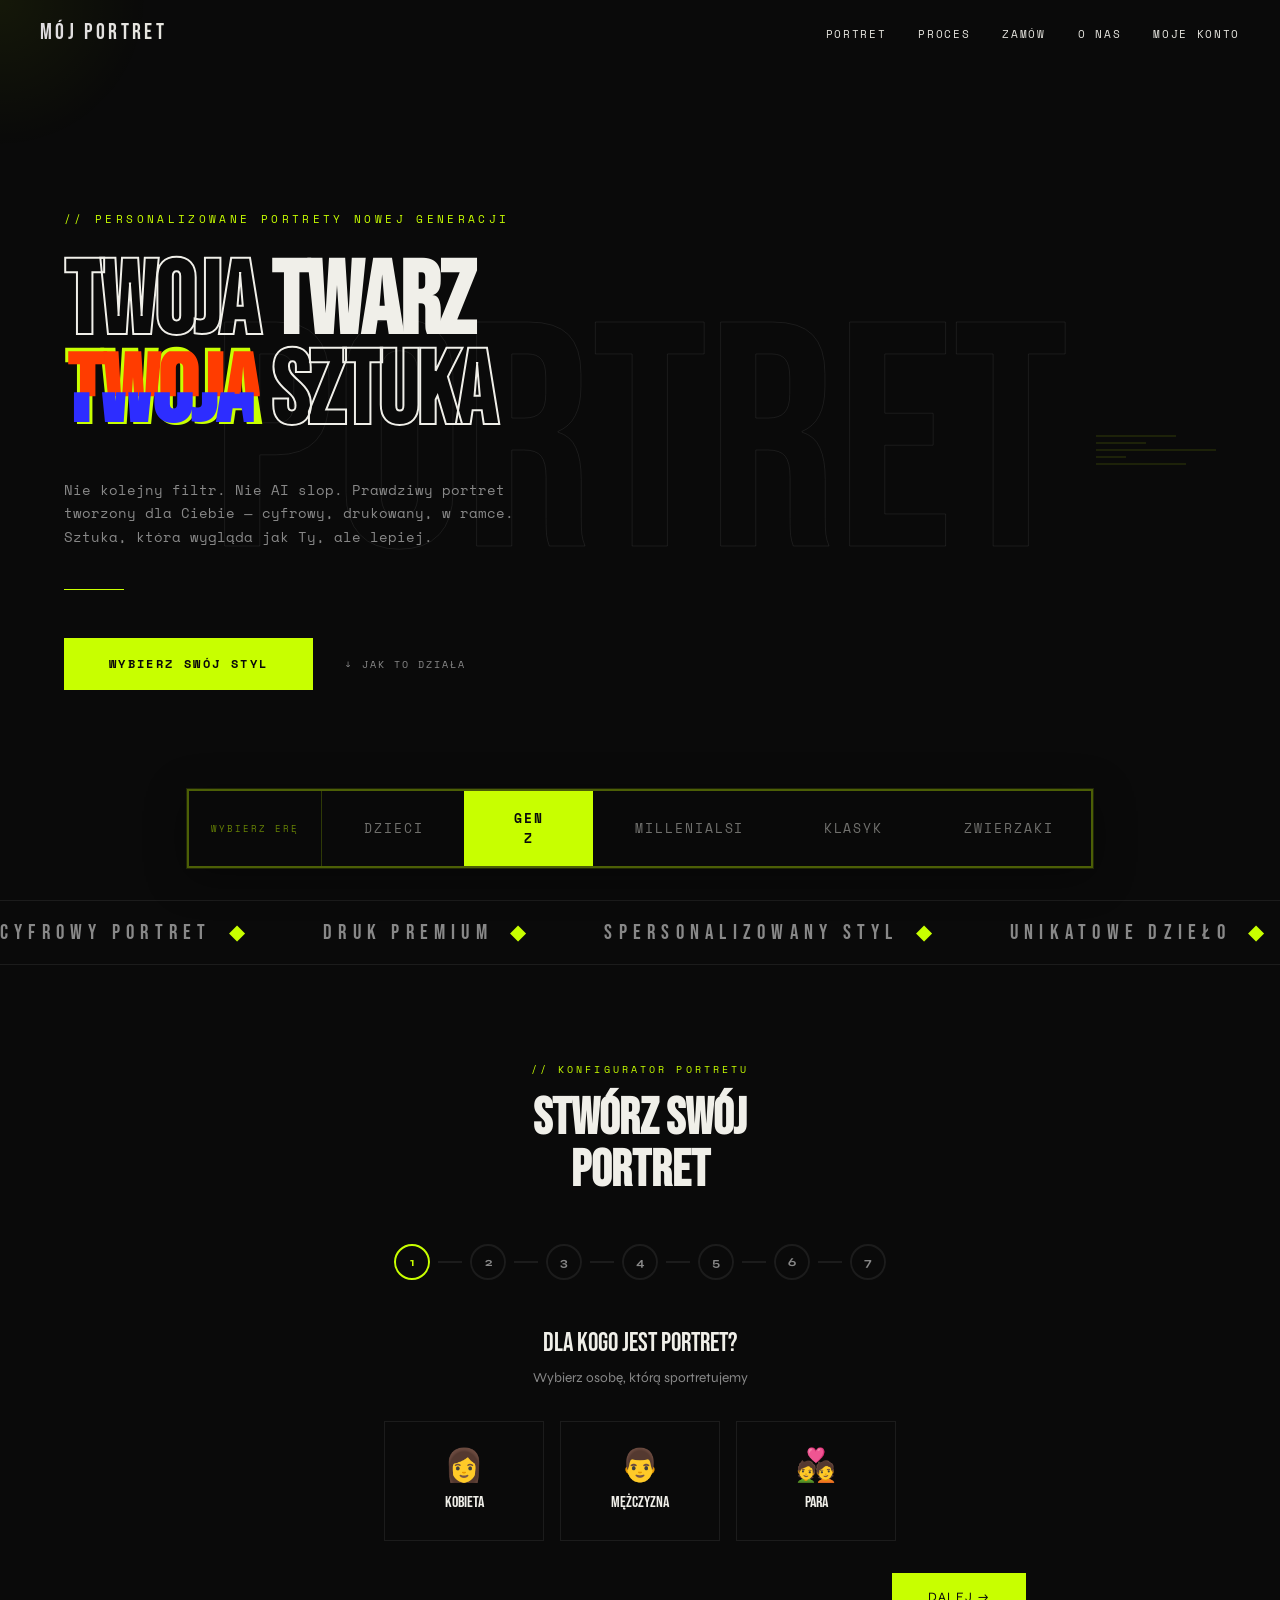
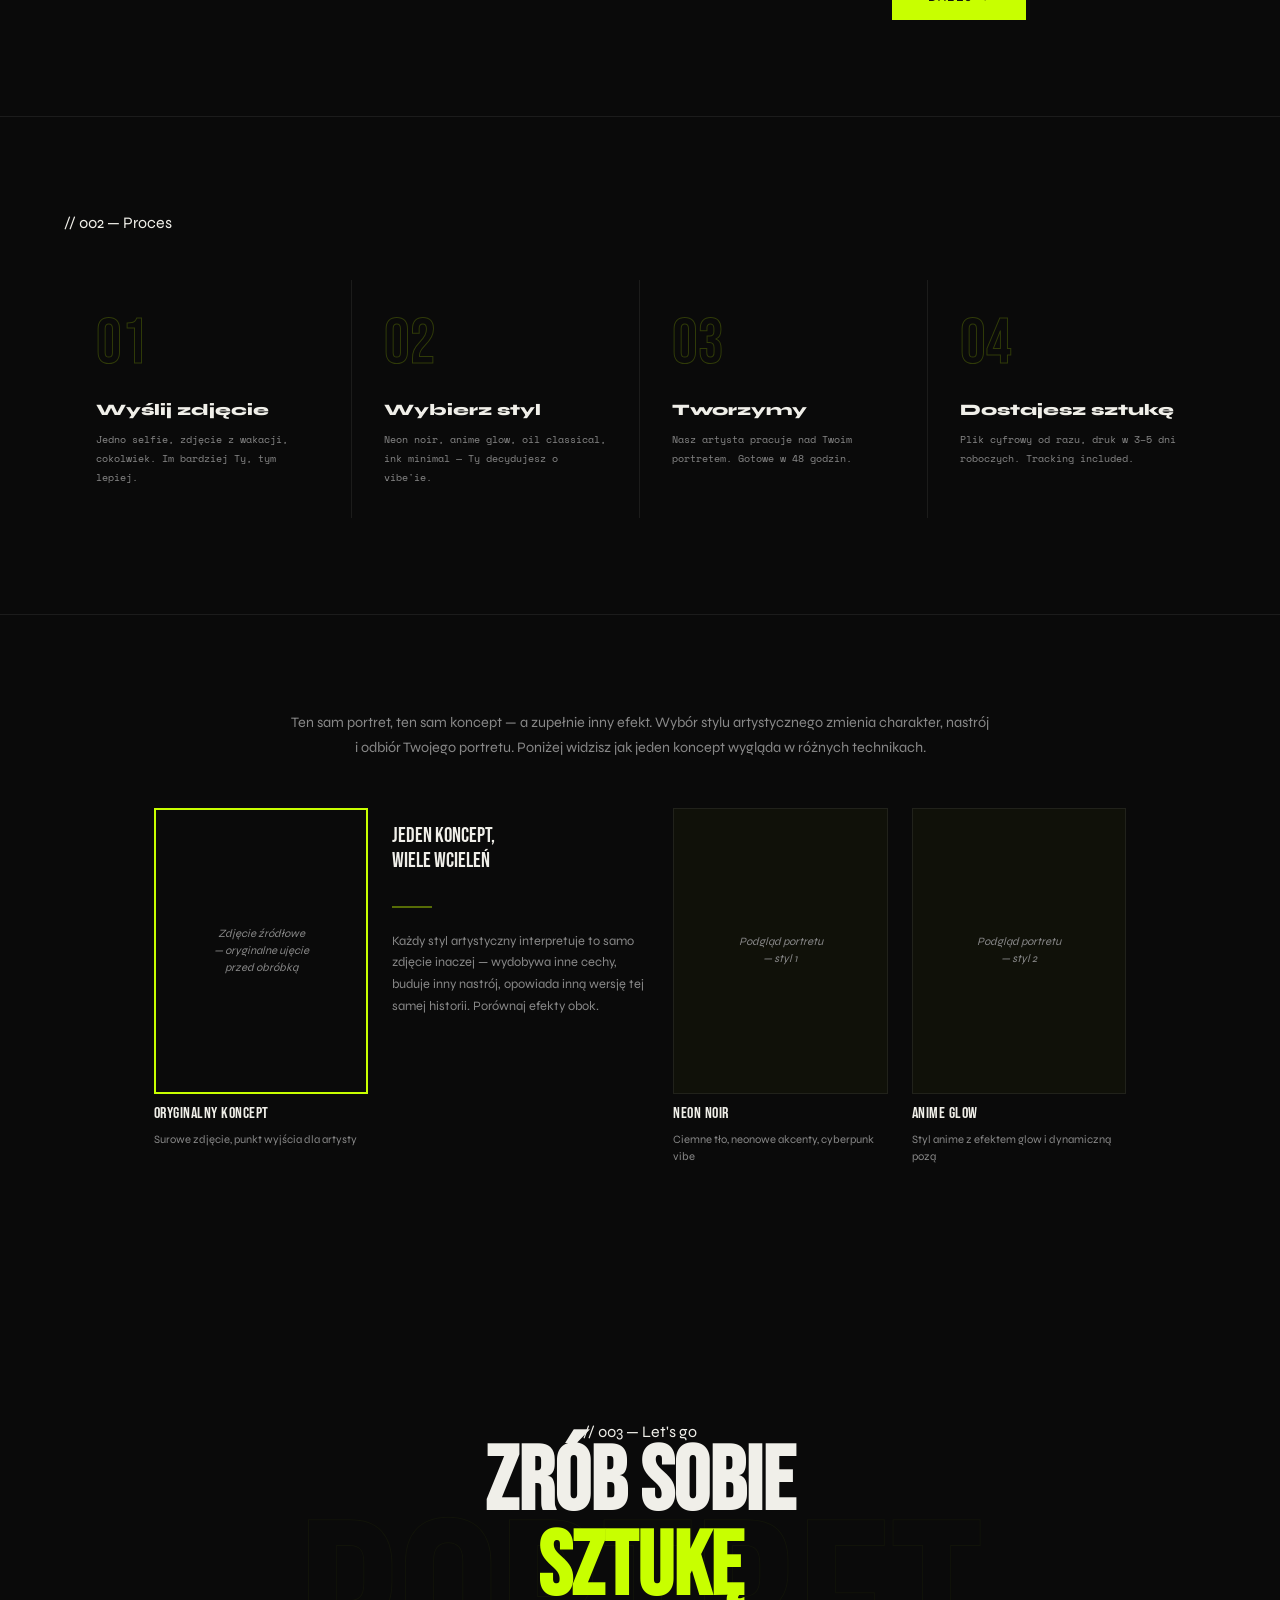
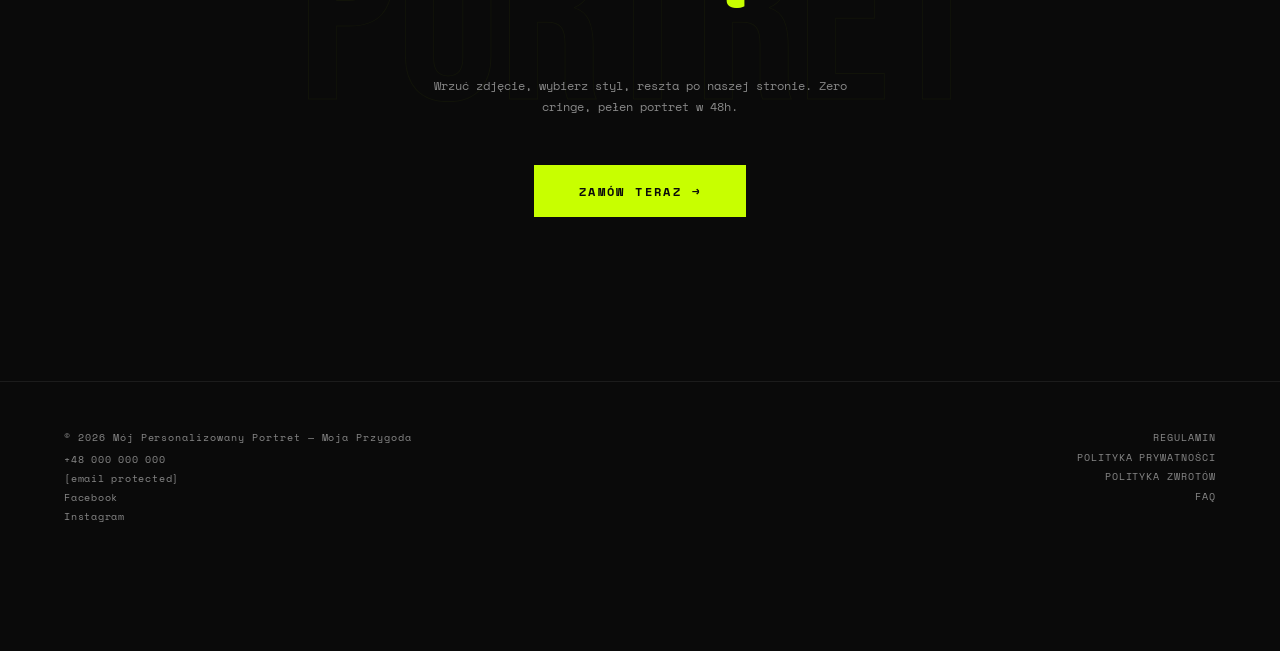
<file: index.html>
<!DOCTYPE html>
<html lang="pl">
<head>
<meta charset="UTF-8">
<meta name="viewport" content="width=device-width, initial-scale=1.0">
<title>Mój Personalizowany Portret</title>
<link href="https://fonts.googleapis.com/css2?family=Bebas+Neue&family=Space+Mono:ital,wght@0,400;0,700;1,400&family=Syne:wght@400;700;800&family=Playfair+Display:ital,wght@0,400;0,600;0,700;0,800;1,400;1,600&family=DM+Sans:ital,wght@0,300;0,400;0,500;1,300;1,400&family=Cormorant+Garamond:ital,wght@0,300;0,400;0,600;1,300;1,400&family=Bodoni+Moda:ital,wght@0,400;0,500;0,600;0,700;1,400;1,500;1,600&family=Lora:ital,wght@0,400;0,500;0,600;1,400;1,500&family=Fredoka+One&family=Nunito:wght@400;600;700;800&family=Lilita+One&family=Outfit:wght@300;400;500;600;700&display=swap" rel="stylesheet">
<link rel="stylesheet" href="style.css">
</head>
<body data-theme="genz">

<div class="cursor-glow" id="cursorGlow"></div>
<div class="mill-glow"></div>
<div class="mill-glow-2"></div>
<div class="klasyk-glow"></div>
<div class="transition-curtain" id="transitionCurtain"></div>

<!-- Balony dla motywu Dzieci -->
<div class="dzieci-balloons dzieci-balloons-left">
  <svg width="120" height="320" viewBox="0 0 120 320" fill="none" class="balloon-group" xmlns="http://www.w3.org/2000/svg">
    <ellipse cx="45" cy="60" rx="32" ry="40" fill="#E8896A" opacity=".7"/>
    <path d="M45 100Q42 108 45 115" stroke="#E8896A" stroke-width="1.5" fill="none"/>
    <path d="M45 115C40 150 50 200 42 280" stroke="#E8896A" stroke-width="1" fill="none" opacity=".4"/>
    <ellipse cx="85" cy="90" rx="25" ry="32" fill="#5BA3C9" opacity=".6"/>
    <path d="M85 122Q83 128 85 134" stroke="#5BA3C9" stroke-width="1.5" fill="none"/>
    <path d="M85 134C80 170 88 220 82 300" stroke="#5BA3C9" stroke-width="1" fill="none" opacity=".3"/>
    <ellipse cx="30" cy="140" rx="20" ry="26" fill="#F5D060" opacity=".5"/>
    <path d="M30 166Q28 172 30 177" stroke="#F5D060" stroke-width="1.5" fill="none"/>
    <path d="M30 177C26 210 34 250 28 320" stroke="#F5D060" stroke-width="1" fill="none" opacity=".3"/>
  </svg>
</div>
<div class="dzieci-balloons dzieci-balloons-right">
  <svg width="110" height="300" viewBox="0 0 110 300" fill="none" class="balloon-group-r" xmlns="http://www.w3.org/2000/svg">
    <ellipse cx="65" cy="55" rx="28" ry="36" fill="#8FD14F" opacity=".6"/>
    <path d="M65 91Q63 97 65 103" stroke="#8FD14F" stroke-width="1.5" fill="none"/>
    <path d="M65 103C60 140 68 200 62 280" stroke="#8FD14F" stroke-width="1" fill="none" opacity=".3"/>
    <ellipse cx="30" cy="100" rx="24" ry="30" fill="#E8896A" opacity=".5"/>
    <path d="M30 130Q28 136 30 141" stroke="#E8896A" stroke-width="1.5" fill="none"/>
    <path d="M30 141C26 180 34 230 28 300" stroke="#E8896A" stroke-width="1" fill="none" opacity=".3"/>
    <ellipse cx="80" cy="130" rx="22" ry="28" fill="#5BA3C9" opacity=".5"/>
    <path d="M80 158Q78 163 80 168" stroke="#5BA3C9" stroke-width="1.5" fill="none"/>
    <path d="M80 168C76 200 82 250 78 300" stroke="#5BA3C9" stroke-width="1" fill="none" opacity=".3"/>
  </svg>
</div>

<!-- Tab bar -->
<div class="tab-bar">
  <div class="tab-bar-label">Wybierz erę</div>
  <button class="tab-btn" data-tab="dzieci">Dzieci</button>
  <button class="tab-btn active" data-tab="genz">Gen Z</button>
  <button class="tab-btn" data-tab="millennial">Millenialsi</button>
  <button class="tab-btn" data-tab="klasyk">Klasyk</button>
  <button class="tab-btn" data-tab="zwierzaki">Zwierzaki</button>
</div>

<!-- Nav -->
<nav>
  <a href="#" class="nav-logo" id="navLogo">MÓJ PORTRET</a>
  <ul class="nav-links" id="navLinks">
    <li><a href="#formularz">Portret</a></li>
    <li><a href="#proces">Proces</a></li>
    <li><a href="#zamow">Zamów</a></li>
    <li><a href="o-nas.html">O nas</a></li>
    <li><a href="https://mojabajkowaprzygoda.pl/moje-konto/">Moje konto</a></li>
  </ul>
</nav>

<div class="page-content" id="pageContent">

  <!-- Hero -->
  <section class="hero" id="heroSection">
    <div class="hero-bg-text" id="heroBgText">PORTRET</div>
    <svg class="mill-ornament mill-ornament-1" viewBox="0 0 200 300" fill="none" xmlns="http://www.w3.org/2000/svg"><path d="M100 0C100 0 30 80 30 160C30 220 60 280 100 300C140 280 170 220 170 160C170 80 100 0 100 0Z" stroke="currentColor" stroke-width="1" fill="none"/><path d="M100 40L100 280" stroke="currentColor" stroke-width=".5"/><path d="M100 100C80 80 50 90 40 120" stroke="currentColor" stroke-width=".5" fill="none"/><path d="M100 140C120 120 150 130 160 160" stroke="currentColor" stroke-width=".5" fill="none"/><path d="M100 180C80 160 50 170 45 195" stroke="currentColor" stroke-width=".5" fill="none"/><path d="M100 220C120 200 145 210 155 230" stroke="currentColor" stroke-width=".5" fill="none"/></svg>
    <svg class="mill-ornament mill-ornament-2" viewBox="0 0 200 300" fill="none" xmlns="http://www.w3.org/2000/svg"><path d="M100 0C100 0 30 80 30 160C30 220 60 280 100 300C140 280 170 220 170 160C170 80 100 0 100 0Z" stroke="currentColor" stroke-width="1" fill="none"/><path d="M100 40L100 280" stroke="currentColor" stroke-width=".5"/><path d="M100 100C80 80 50 90 40 120" stroke="currentColor" stroke-width=".5" fill="none"/><path d="M100 140C120 120 150 130 160 160" stroke="currentColor" stroke-width=".5" fill="none"/></svg>
    <svg class="klasyk-corner klasyk-corner-tl" width="100" height="100" viewBox="0 0 100 100" fill="none"><path d="M2 98L2 2L98 2" stroke="currentColor" stroke-width=".5" fill="none"/><path d="M2 2L30 30" stroke="currentColor" stroke-width=".3" fill="none"/><circle cx="2" cy="2" r="3" fill="currentColor" opacity=".3"/><path d="M15 2L15 15L2 15" stroke="currentColor" stroke-width=".3" fill="none"/></svg>
    <svg class="klasyk-corner klasyk-corner-br" width="100" height="100" viewBox="0 0 100 100" fill="none"><path d="M2 98L2 2L98 2" stroke="currentColor" stroke-width=".5" fill="none"/><path d="M2 2L30 30" stroke="currentColor" stroke-width=".3" fill="none"/><circle cx="2" cy="2" r="3" fill="currentColor" opacity=".3"/><path d="M15 2L15 15L2 15" stroke="currentColor" stroke-width=".3" fill="none"/></svg>
    <div class="deco-lines"><div class="deco-line"></div><div class="deco-line"></div><div class="deco-line"></div><div class="deco-line"></div><div class="deco-line"></div></div>
    <p class="hero-tag animate-in" id="heroTag"></p>
    <h1 class="hero-title animate-in" id="heroTitle"></h1>
    <p class="hero-sub animate-in" id="heroSub"></p>
    <div class="hero-divider animate-in"></div>
    <div class="hero-cta-row animate-in" id="heroCtaRow">
      <a href="#formularz" class="btn-primary"><span id="ctaBtnText"></span></a>
      <a href="#proces" class="hero-scroll"><span class="arrow">↓</span> <span id="scrollText"></span></a>
    </div>
  </section>

  <!-- Marquee -->
  <div class="marquee-section"><div class="marquee-track" id="marqueeTrack"></div></div>

  <!-- Formularz -->
  <section class="form-section" id="formularz">
    <p class="section-label animate-in" id="formLabel"></p>
    <h2 class="section-title animate-in" id="formTitle"></h2>
    <div class="progress-bar" id="progressBar"></div>
    <div id="formSteps"></div>
    <div class="form-nav" id="formNav">
      <button class="form-nav-btn prev" id="prevBtn" disabled>← Wstecz</button>
      <button class="form-nav-btn next" id="nextBtn" disabled>Dalej →</button>
    </div>
  </section>

  <!-- Proces -->
  <section class="process" id="proces">
    <p class="section-label animate-in" id="processLabel" style="margin-bottom:3rem"></p>
    <div class="process-grid" id="processGrid"></div>
  </section>

  <!-- Porównanie stylów -->
  <section class="style-compare animate-in" id="styleCompare">
    <p class="sc-intro">Ten sam portret, ten sam koncept — a zupełnie inny efekt. Wybór stylu artystycznego zmienia charakter, nastrój i odbiór Twojego portretu. Poniżej widzisz jak jeden koncept wygląda w różnych technikach.</p>
    <div class="sc-grid">
      <div class="sc-item">
        <div class="sc-frame original"><div class="sc-frame-inner">Zdjęcie źródłowe<br>— oryginalne ujęcie<br>przed obróbką</div></div>
        <div class="sc-caption">Oryginalny koncept</div>
        <div class="sc-note">Surowe zdjęcie, punkt wyjścia dla artysty</div>
      </div>
      <div class="sc-item sc-text">
        <div class="sc-text-heading">Jeden koncept,<br>wiele wcieleń</div>
        <div class="sc-accent-line"></div>
        <div class="sc-text-body">Każdy styl artystyczny interpretuje to samo zdjęcie inaczej — wydobywa inne cechy, buduje inny nastrój, opowiada inną wersję tej samej historii. Porównaj efekty obok.</div>
      </div>
      <div class="sc-item" id="scStyle1">
        <div class="sc-frame styled"><div class="sc-frame-inner">Podgląd portretu<br>— styl 1</div></div>
        <div class="sc-caption" id="scStyle1Name">Line Art</div>
        <div class="sc-note" id="scStyle1Note">Precyzyjne kontury, płaskie wypełnienia, graficzna klarowność</div>
      </div>
      <div class="sc-item" id="scStyle2">
        <div class="sc-frame styled"><div class="sc-frame-inner">Podgląd portretu<br>— styl 2</div></div>
        <div class="sc-caption" id="scStyle2Name">Olej klasyczny</div>
        <div class="sc-note" id="scStyle2Note">Miękkie przejścia tonalne, bogata faktura, głębia światłocienia</div>
      </div>
    </div>
  </section>

  <!-- CTA -->
  <section class="cta-section" id="zamow">
    <p class="section-label animate-in" id="ctaLabel"></p>
    <h2 class="cta-headline animate-in" id="ctaHeadline"></h2>
    <div class="cta-divider"></div>
    <p class="cta-sub animate-in" id="ctaSub"></p>
    <a href="#formularz" class="btn-primary animate-in"><span id="ctaFinalBtn"></span></a>
  </section>

  <!-- Footer -->
  <footer>
    <div class="footer-left">
      <p class="footer-copy">© 2026 Mój Personalizowany Portret — Moja Przygoda</p>
      <div class="footer-contact">
        <span>+48 000 000 000</span>
        <span><a href="/cdn-cgi/l/email-protection" class="__cf_email__" data-cfemail="e98286879d88829da984868388999b93908e868d88c79985">[email&#160;protected]</a></span>
        <a href="#">Facebook</a>
        <a href="#">Instagram</a>
      </div>
    </div>
    <div class="footer-right">
      <a href="regulamin.html">Regulamin</a>
      <a href="polityka-prywatnosci.html">Polityka prywatności</a>
      <a href="polityka-zwrotow.html">Polityka zwrotów</a>
      <a href="faq.html">FAQ</a>
    </div>
    <div id="footerLinks" style="display:none"></div>
  </footer>

</div>

<!-- Kolejność ważna: najpierw dane, potem logika -->
<script src="data.js"></script>
<script src="form.js"></script>
<script src="theme.js"></script>
</body>
</html>
</file>
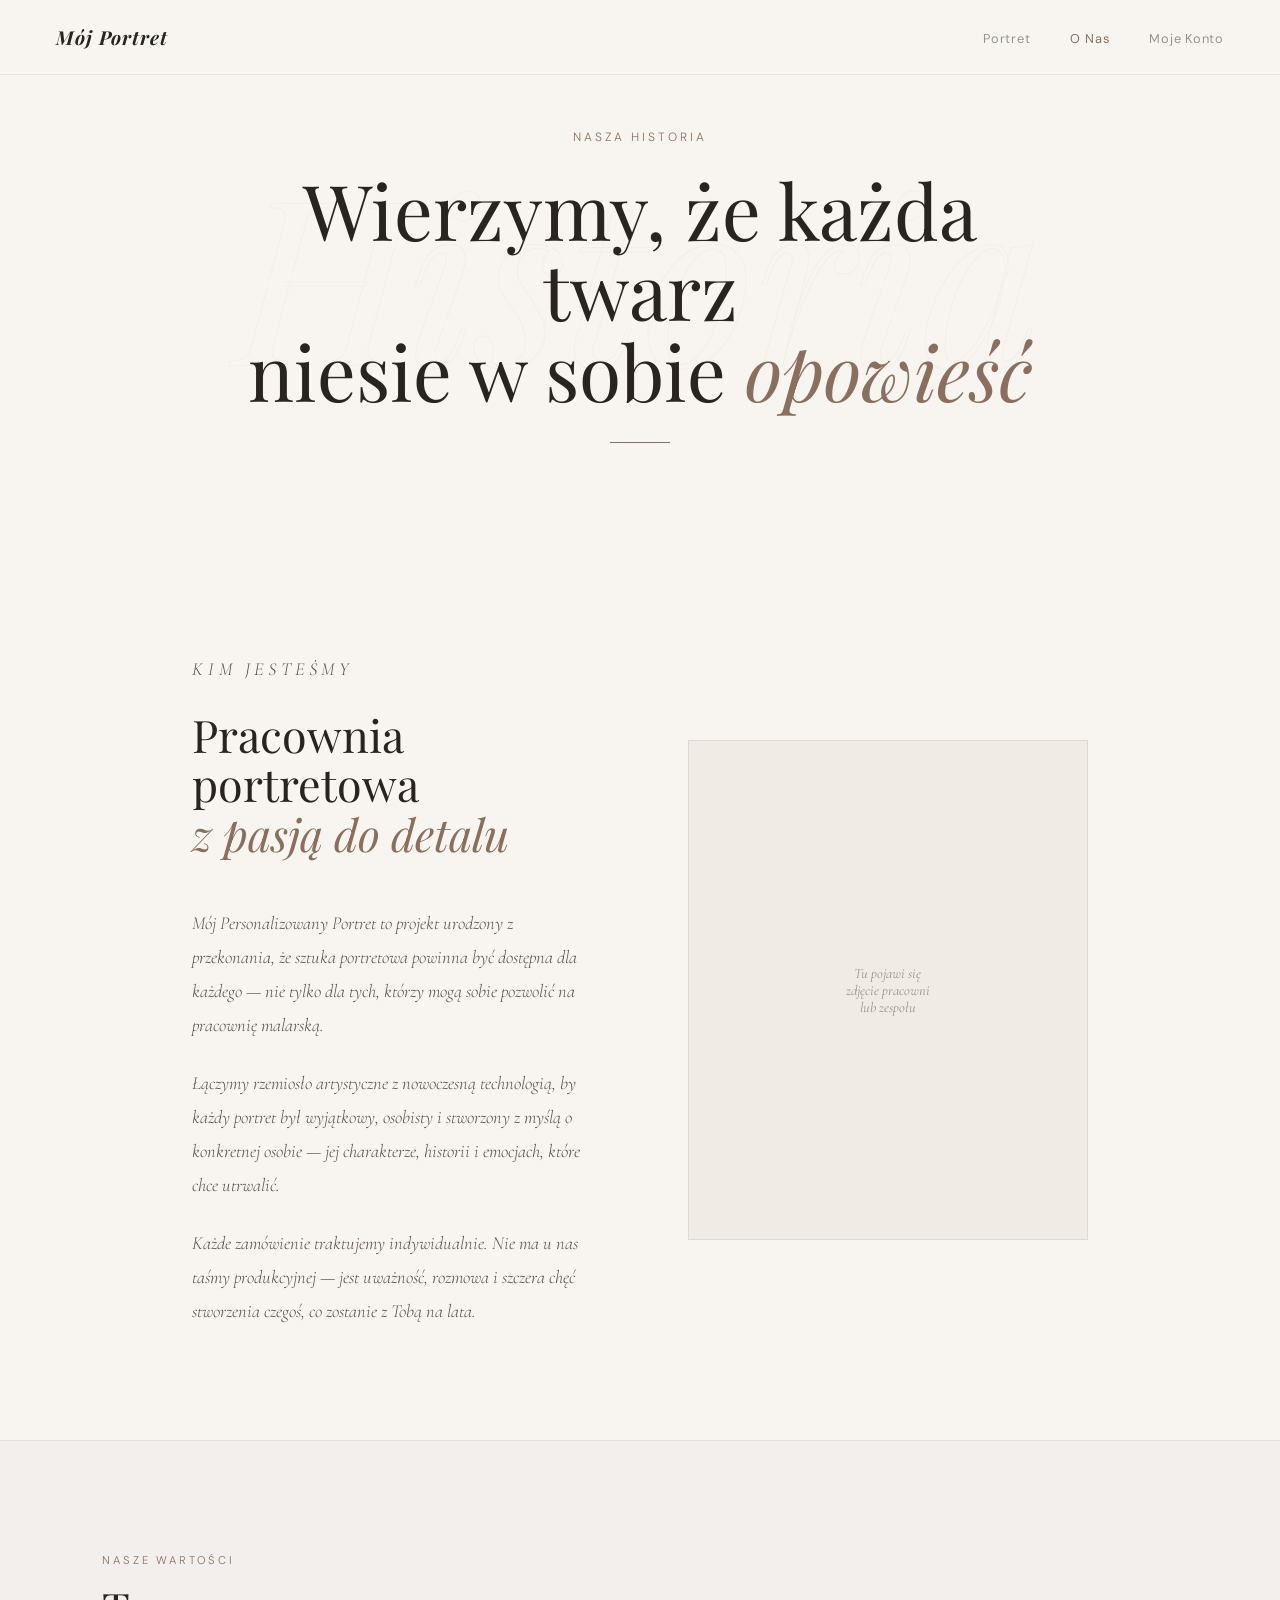
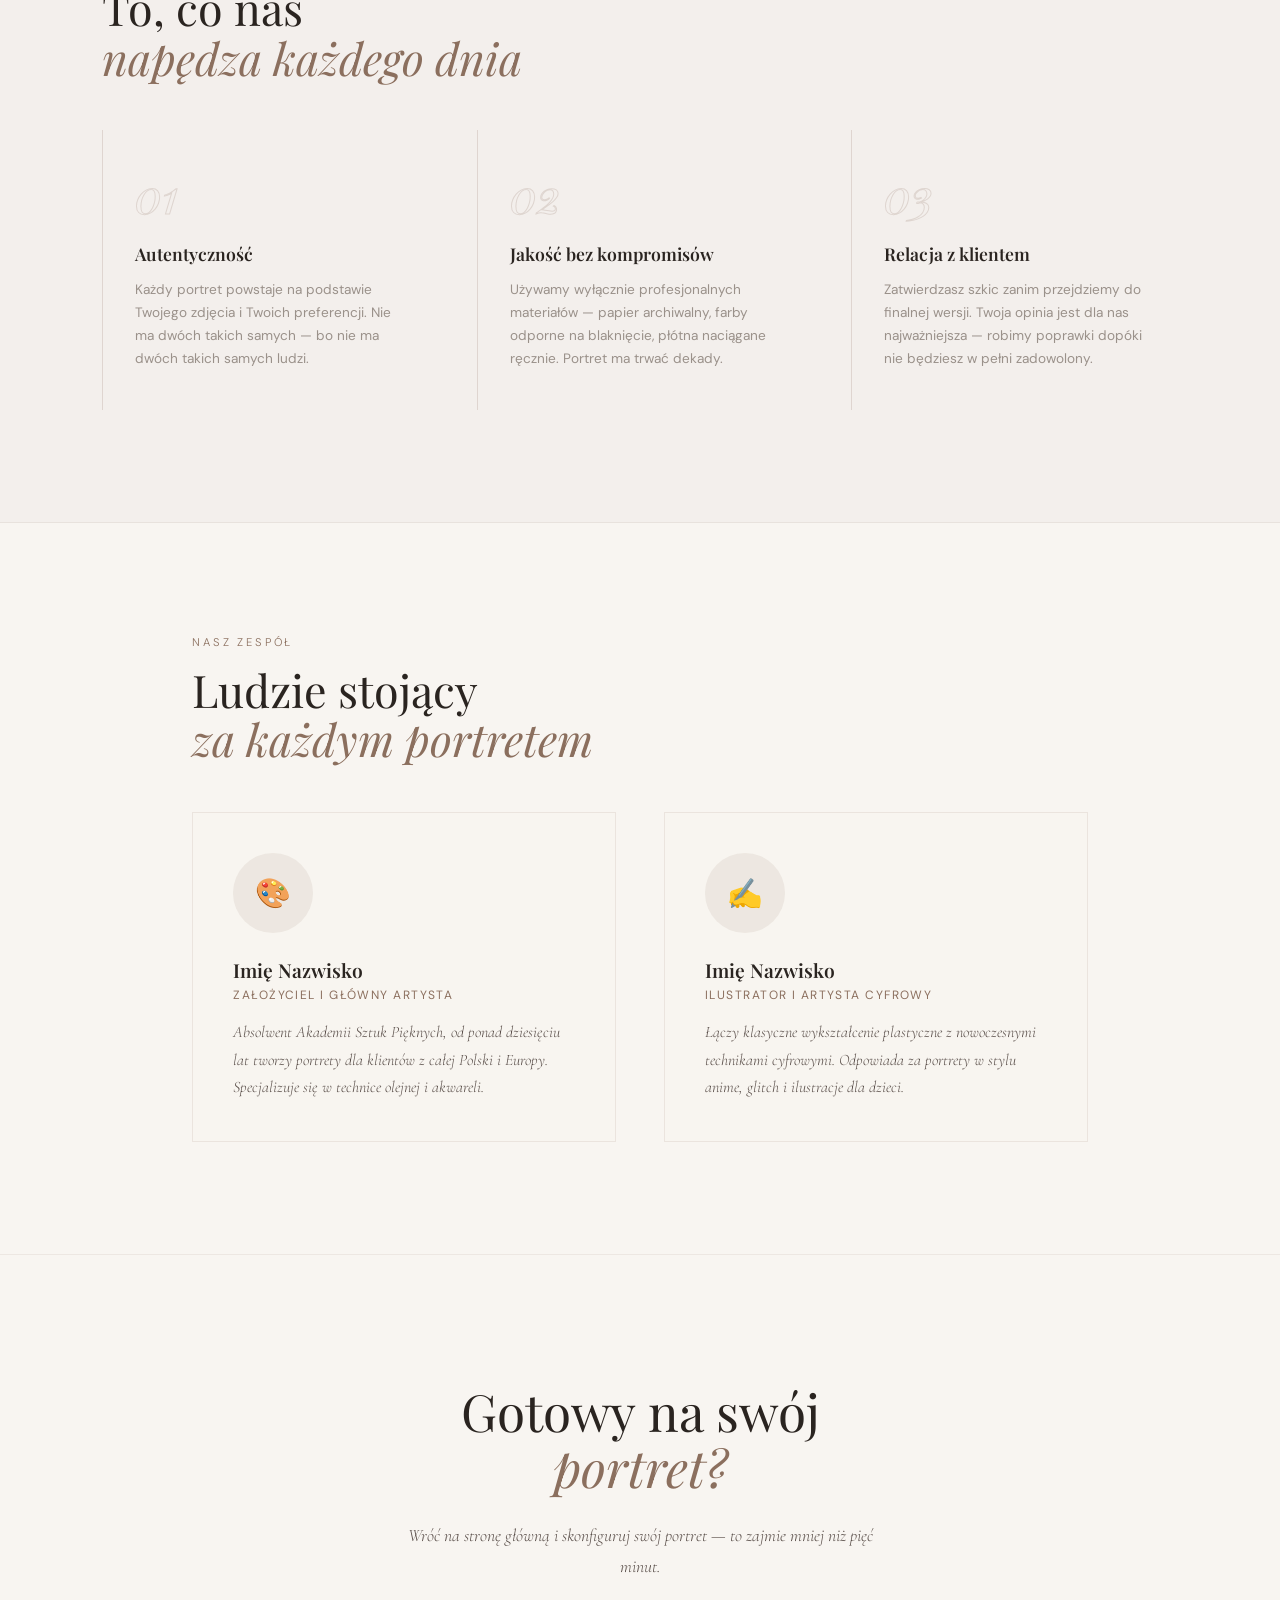
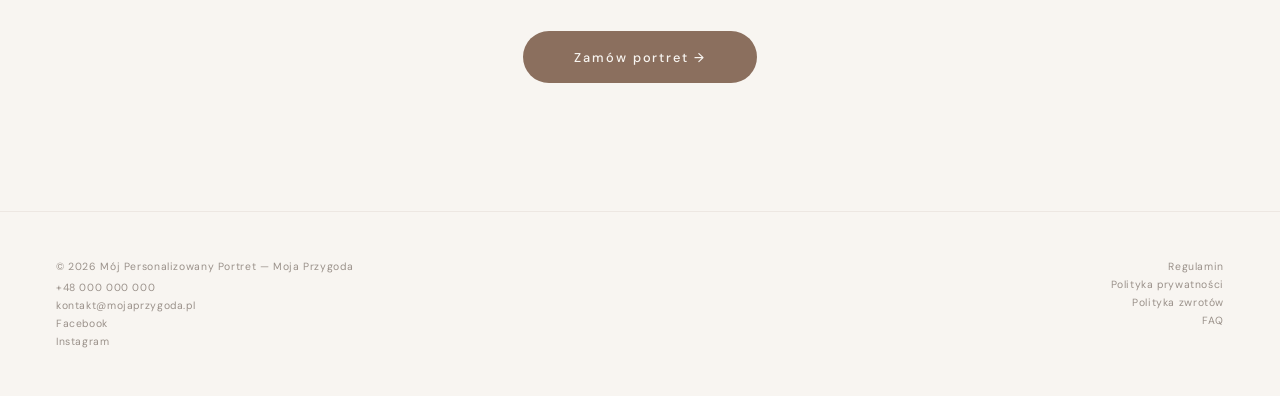
<file: o-nas.html>
<!DOCTYPE html>
<html lang="pl">
<head>
<meta charset="UTF-8">
<meta name="viewport" content="width=device-width, initial-scale=1.0">
<title>O nas — Mój Personalizowany Portret</title>
<link href="https://fonts.googleapis.com/css2?family=Playfair+Display:ital,wght@0,400;0,600;0,700;1,400;1,600&family=DM+Sans:ital,wght@0,300;0,400;0,500;1,300;1,400&family=Cormorant+Garamond:ital,wght@0,300;0,400;0,600;1,300;1,400&display=swap" rel="stylesheet">
<style>
*,*::before,*::after{margin:0;padding:0;box-sizing:border-box}
html{scroll-behavior:smooth}
body{background:#F8F5F1;color:#2A2420;font-family:'DM Sans',sans-serif;overflow-x:hidden}

nav{position:fixed;top:0;left:0;right:0;z-index:100;display:flex;justify-content:space-between;align-items:center;padding:1.5rem 3.5rem;background:rgba(248,245,241,.92);backdrop-filter:blur(20px);border-bottom:1px solid rgba(42,36,32,.08)}
.nav-logo{font-family:'Playfair Display',serif;font-size:1.2rem;letter-spacing:.05em;font-weight:700;font-style:italic;color:#2A2420;text-decoration:none}
.nav-links{display:flex;gap:2.5rem;list-style:none}
.nav-links a{font-family:'DM Sans',sans-serif;font-size:.8rem;letter-spacing:.06em;text-transform:capitalize;color:#9a918a;text-decoration:none;transition:color .3s}
.nav-links a:hover,.nav-links a.active{color:#8B6F5E}

.hero{min-height:60vh;display:flex;flex-direction:column;justify-content:center;align-items:center;text-align:center;padding:8rem 8vw 6rem;position:relative;overflow:hidden}
.hero-tag{font-family:'DM Sans',sans-serif;font-size:.75rem;letter-spacing:.25em;font-weight:300;color:#8B6F5E;margin-bottom:1.5rem;text-transform:uppercase}
.hero-title{font-family:'Playfair Display',serif;font-size:clamp(2.8rem,6vw,5.5rem);line-height:1.05;font-weight:400;max-width:800px;margin-bottom:2rem}
.hero-title em{font-style:italic;color:#8B6F5E}
.hero-divider{width:60px;height:1px;background:#8B6F5E;opacity:.4;margin:0 auto}
.hero-bg{position:absolute;font-family:'Playfair Display',serif;font-size:clamp(10rem,18vw,20rem);color:transparent;-webkit-text-stroke:1px rgba(139,111,94,.05);top:50%;left:50%;transform:translate(-50%,-50%);white-space:nowrap;pointer-events:none;font-style:italic}

.section{padding:7rem 8vw;max-width:1100px;margin:0 auto}
.section-label{font-family:'DM Sans',sans-serif;font-size:.7rem;text-transform:uppercase;letter-spacing:.25em;font-weight:300;color:#8B6F5E;margin-bottom:1rem}
.section-title{font-family:'Playfair Display',serif;font-size:clamp(1.8rem,3.5vw,3rem);line-height:1.1;font-weight:400;margin-bottom:3rem}
.section-title em{font-style:italic;color:#8B6F5E}

.two-col{display:grid;grid-template-columns:1fr 1fr;gap:6rem;align-items:center}
.two-col-text p{font-family:'Cormorant Garamond',serif;font-size:1.15rem;font-weight:300;font-style:italic;line-height:1.85;color:#5a4f4a;margin-bottom:1.5rem}
.two-col-text p:last-child{margin-bottom:0}
.two-col-image{aspect-ratio:4/5;background:rgba(139,111,94,.08);border:1px solid rgba(139,111,94,.15);display:flex;align-items:center;justify-content:center}
.two-col-image-inner{font-family:'Cormorant Garamond',serif;font-size:.9rem;color:#9a918a;font-style:italic;text-align:center;padding:2rem}

.values{padding:7rem 8vw;background:rgba(139,111,94,.04);border-top:1px solid rgba(139,111,94,.1);border-bottom:1px solid rgba(139,111,94,.1)}
.values-inner{max-width:1100px;margin:0 auto}
.values-grid{display:grid;grid-template-columns:repeat(3,1fr);gap:3rem;margin-top:3rem}
.value-item{padding:2.5rem 2rem;border-left:1px solid rgba(139,111,94,.2)}
.value-num{font-family:'Playfair Display',serif;font-size:3rem;color:transparent;-webkit-text-stroke:1px rgba(139,111,94,.2);line-height:1;margin-bottom:1.5rem;font-style:italic}
.value-title{font-family:'Playfair Display',serif;font-size:1.1rem;font-weight:600;margin-bottom:.8rem}
.value-desc{font-family:'DM Sans',sans-serif;font-size:.85rem;color:#9a918a;line-height:1.7}

.team{padding:7rem 8vw;max-width:1100px;margin:0 auto}
.team-grid{display:grid;grid-template-columns:repeat(2,1fr);gap:3rem;margin-top:3rem}
.team-card{padding:2.5rem;border:1px solid rgba(139,111,94,.12);background:rgba(248,245,241,.6)}
.team-avatar{width:80px;height:80px;border-radius:50%;background:rgba(139,111,94,.1);margin-bottom:1.5rem;display:flex;align-items:center;justify-content:center;font-size:1.8rem}
.team-name{font-family:'Playfair Display',serif;font-size:1.2rem;font-weight:600;margin-bottom:.3rem}
.team-role{font-family:'DM Sans',sans-serif;font-size:.75rem;letter-spacing:.12em;text-transform:uppercase;color:#8B6F5E;margin-bottom:1rem}
.team-desc{font-family:'Cormorant Garamond',serif;font-size:1rem;font-weight:300;font-style:italic;color:#5a4f4a;line-height:1.7}

.cta-section{padding:8rem 8vw;text-align:center;border-top:1px solid rgba(139,111,94,.1)}
.cta-title{font-family:'Playfair Display',serif;font-size:clamp(2rem,4vw,3.5rem);line-height:1.1;font-weight:400;margin-bottom:1.5rem}
.cta-title em{font-style:italic;color:#8B6F5E}
.cta-sub{font-family:'Cormorant Garamond',serif;font-size:1.1rem;font-weight:300;font-style:italic;color:#5a4f4a;max-width:500px;margin:0 auto 3rem;line-height:1.8}
.btn{font-family:'DM Sans',sans-serif;font-weight:500;letter-spacing:.15em;border-radius:50px;padding:1.1rem 3.2rem;background:#8B6F5E;color:#F8F5F1;border:none;cursor:pointer;text-decoration:none;display:inline-block;font-size:.8rem;transition:all .3s}
.btn:hover{background:#7a5f4e;transform:scale(1.03)}

footer{padding:3rem 3.5rem;border-top:1px solid rgba(139,111,94,.1);display:flex;justify-content:space-between;align-items:flex-start;flex-wrap:wrap;gap:2rem}
.footer-left{display:flex;flex-direction:column;gap:.5rem}
.footer-copy{font-family:'DM Sans',sans-serif;font-size:.65rem;color:#9a918a;letter-spacing:.06em}
.footer-contact{display:flex;flex-direction:column;gap:.3rem}
.footer-contact a,.footer-contact span{font-family:'DM Sans',sans-serif;font-size:.65rem;color:#9a918a;text-decoration:none;letter-spacing:.06em;transition:color .3s}
.footer-contact a:hover{color:#8B6F5E}
.footer-right{display:flex;flex-direction:column;gap:.3rem;text-align:right}
.footer-right a{font-family:'DM Sans',sans-serif;font-size:.65rem;color:#9a918a;text-decoration:none;letter-spacing:.06em;transition:color .3s}
.footer-right a:hover{color:#8B6F5E}

.animate-in{opacity:0;transform:translateY(30px);transition:opacity .8s,transform .8s}
.animate-in.shown{opacity:1;transform:translateY(0)}

@media(max-width:768px){
  nav{padding:1rem 1.5rem}
  .nav-links{display:none}
  .two-col{grid-template-columns:1fr;gap:3rem}
  .values-grid{grid-template-columns:1fr}
  .team-grid{grid-template-columns:1fr}
  .section{padding:4rem 5vw}
  .values{padding:4rem 5vw}
  .team{padding:4rem 5vw}
  .cta-section{padding:5rem 5vw}
  footer{flex-direction:column;text-align:center;padding:2rem 1.5rem}
  .footer-right{text-align:center}
  .footer-contact{align-items:center}
}
</style>
</head>
<body>

<nav>
  <a href="index.html" class="nav-logo">Mój Portret</a>
  <ul class="nav-links">
    <li><a href="index.html">Portret</a></li>
    <li><a href="o-nas.html" class="active">O nas</a></li>
    <li><a href="https://mojabajkowaprzygoda.pl/moje-konto/">Moje konto</a></li>
  </ul>
</nav>

<section class="hero">
  <div class="hero-bg">Historia</div>
  <p class="hero-tag animate-in">Nasza historia</p>
  <h1 class="hero-title animate-in">Wierzymy, że każda twarz<br>niesie w sobie <em>opowieść</em></h1>
  <div class="hero-divider animate-in"></div>
</section>

<section class="section">
  <div class="two-col">
    <div class="two-col-text animate-in">
      <p class="section-label">Kim jesteśmy</p>
      <h2 class="section-title">Pracownia portretowa<br><em>z pasją do detalu</em></h2>
      <p>Mój Personalizowany Portret to projekt urodzony z przekonania, że sztuka portretowa powinna być dostępna dla każdego — nie tylko dla tych, którzy mogą sobie pozwolić na pracownię malarską.</p>
      <p>Łączymy rzemiosło artystyczne z nowoczesną technologią, by każdy portret był wyjątkowy, osobisty i stworzony z myślą o konkretnej osobie — jej charakterze, historii i emocjach, które chce utrwalić.</p>
      <p>Każde zamówienie traktujemy indywidualnie. Nie ma u nas taśmy produkcyjnej — jest uważność, rozmowa i szczera chęć stworzenia czegoś, co zostanie z Tobą na lata.</p>
    </div>
    <div class="two-col-image animate-in">
      <div class="two-col-image-inner">Tu pojawi się<br>zdjęcie pracowni<br>lub zespołu</div>
    </div>
  </div>
</section>

<div class="values">
  <div class="values-inner">
    <p class="section-label animate-in">Nasze wartości</p>
    <h2 class="section-title animate-in">To, co nas<br><em>napędza każdego dnia</em></h2>
    <div class="values-grid">
      <div class="value-item animate-in">
        <div class="value-num">01</div>
        <h3 class="value-title">Autentyczność</h3>
        <p class="value-desc">Każdy portret powstaje na podstawie Twojego zdjęcia i Twoich preferencji. Nie ma dwóch takich samych — bo nie ma dwóch takich samych ludzi.</p>
      </div>
      <div class="value-item animate-in">
        <div class="value-num">02</div>
        <h3 class="value-title">Jakość bez kompromisów</h3>
        <p class="value-desc">Używamy wyłącznie profesjonalnych materiałów — papier archiwalny, farby odporne na blaknięcie, płótna naciągane ręcznie. Portret ma trwać dekady.</p>
      </div>
      <div class="value-item animate-in">
        <div class="value-num">03</div>
        <h3 class="value-title">Relacja z klientem</h3>
        <p class="value-desc">Zatwierdzasz szkic zanim przejdziemy do finalnej wersji. Twoja opinia jest dla nas najważniejsza — robimy poprawki dopóki nie będziesz w pełni zadowolony.</p>
      </div>
    </div>
  </div>
</div>

<section class="team">
  <p class="section-label animate-in">Nasz zespół</p>
  <h2 class="section-title animate-in">Ludzie stojący<br><em>za każdym portretem</em></h2>
  <div class="team-grid">
    <div class="team-card animate-in">
      <div class="team-avatar">🎨</div>
      <h3 class="team-name">Imię Nazwisko</h3>
      <p class="team-role">Założyciel i główny artysta</p>
      <p class="team-desc">Absolwent Akademii Sztuk Pięknych, od ponad dziesięciu lat tworzy portrety dla klientów z całej Polski i Europy. Specjalizuje się w technice olejnej i akwareli.</p>
    </div>
    <div class="team-card animate-in">
      <div class="team-avatar">✍️</div>
      <h3 class="team-name">Imię Nazwisko</h3>
      <p class="team-role">Ilustrator i artysta cyfrowy</p>
      <p class="team-desc">Łączy klasyczne wykształcenie plastyczne z nowoczesnymi technikami cyfrowymi. Odpowiada za portrety w stylu anime, glitch i ilustracje dla dzieci.</p>
    </div>
  </div>
</section>

<section class="cta-section">
  <h2 class="cta-title animate-in">Gotowy na swój<br><em>portret?</em></h2>
  <p class="cta-sub animate-in">Wróć na stronę główną i skonfiguruj swój portret — to zajmie mniej niż pięć minut.</p>
  <a href="index.html" class="btn animate-in">Zamów portret →</a>
</section>

<footer>
  <div class="footer-left">
    <p class="footer-copy">© 2026 Mój Personalizowany Portret — Moja Przygoda</p>
    <div class="footer-contact">
      <span>+48 000 000 000</span>
      <span>kontakt@mojaprzygoda.pl</span>
      <a href="#">Facebook</a>
      <a href="#">Instagram</a>
    </div>
  </div>
  <div class="footer-right">
    <a href="regulamin.html">Regulamin</a>
    <a href="polityka-prywatnosci.html">Polityka prywatności</a>
    <a href="polityka-zwrotow.html">Polityka zwrotów</a>
    <a href="faq.html">FAQ</a>
  </div>
</footer>

<script>
const observer = new IntersectionObserver(entries => {
  entries.forEach(e => {
    if (e.isIntersecting) { e.target.classList.add('shown'); observer.unobserve(e.target); }
  });
}, {threshold:.1});
document.querySelectorAll('.animate-in').forEach(el => observer.observe(el));
</script>
</body>
</html>
</file>
<file: style.css>
*,*::before,*::after{margin:0;padding:0;box-sizing:border-box}
  :root {
    --bg: #0a0a0a; --fg: #f0efe9; --accent: #c8ff00; --accent2: #ff3c00; --accent3: #2d2dff;
    --muted: #888; --border: rgba(240,239,233,0.08); --card-hover-bg: rgba(200,255,0,0.03);
    --display-font: 'Bebas Neue', sans-serif; --body-font: 'Syne', sans-serif;
    --mono-font: 'Space Mono', monospace; --cursor: crosshair; --nav-blend: difference;
    --grain-opacity: 0.04; --scrollbar-track: #0a0a0a; --scrollbar-thumb: #c8ff00;
    --selection-bg: #c8ff00; --selection-fg: #0a0a0a;
  }
  [data-theme="millennial"] {
    --bg: #f7f3ed; --fg: #2a2520; --accent: #c4643a; --accent2: #3d6b5e; --accent3: #b8956a;
    --muted: #9a918a; --border: rgba(42,37,32,0.1); --card-hover-bg: rgba(196,100,58,0.04);
    --display-font: 'Playfair Display', serif; --body-font: 'DM Sans', sans-serif;
    --mono-font: 'Cormorant Garamond', serif; --cursor: default; --nav-blend: normal;
    --grain-opacity: 0.025; --scrollbar-track: #f7f3ed; --scrollbar-thumb: #c4643a;
    --selection-bg: #c4643a; --selection-fg: #f7f3ed;
  }
  [data-theme="klasyk"] {
    --bg: #F2F0E8; --fg: #363020; --accent: #7D2E46; --accent2: #C7C7A6; --accent3: #605C4E;
    --muted: #605C4E; --border: rgba(54,48,32,0.12); --card-hover-bg: rgba(125,46,70,0.04);
    --display-font: 'Bodoni Moda', serif; --body-font: 'Lora', serif;
    --mono-font: 'Lora', serif; --cursor: default; --nav-blend: normal;
    --grain-opacity: 0.02; --scrollbar-track: #F2F0E8; --scrollbar-thumb: #7D2E46;
    --selection-bg: #7D2E46; --selection-fg: #F2F0E8;
  }
  [data-theme="dzieci"] {
    --bg: #EAFFDA; --fg: #4A6B2A; --accent: #E8896A; --accent2: #5BA3C9; --accent3: #F5D060;
    --muted: #6A9940; --border: rgba(74,107,42,0.12); --card-hover-bg: rgba(232,137,106,0.06);
    --display-font: 'Fredoka One', cursive; --body-font: 'Nunito', sans-serif;
    --mono-font: 'Nunito', sans-serif; --cursor: default; --nav-blend: normal;
    --grain-opacity: 0; --scrollbar-track: #EAFFDA; --scrollbar-thumb: #8FD14F;
    --selection-bg: #E8896A; --selection-fg: #EAFFDA;
  }
  [data-theme="zwierzaki"] {
    --bg: #F5F5F0; --fg: #2C1810; --accent: #C4722A; --accent2: #8B5E3C; --accent3: #5A3E2B;
    --muted: #8B7355; --border: rgba(44,24,16,0.12); --card-hover-bg: rgba(196,114,42,0.05);
    --display-font: 'Lilita One', cursive; --body-font: 'Outfit', sans-serif;
    --mono-font: 'Outfit', sans-serif; --cursor: default; --nav-blend: normal;
    --grain-opacity: 0; --scrollbar-track: #F5F5F0; --scrollbar-thumb: #C4722A;
    --selection-bg: #C4722A; --selection-fg: #F5F5F0;
  }
  ::selection { background: var(--selection-bg); color: var(--selection-fg); }
  html { scroll-behavior: smooth; overflow-x: hidden; }
  body { background: var(--bg); color: var(--fg); font-family: var(--body-font); overflow-x: hidden; cursor: var(--cursor); transition: background 0.8s ease, color 0.6s ease; }
  body::after { content:''; position:fixed; inset:0; background-image:url("data:image/svg+xml,%3Csvg viewBox='0 0 256 256' xmlns='http://www.w3.org/2000/svg'%3E%3Cfilter id='noise'%3E%3CfeTurbulence type='fractalNoise' baseFrequency='0.9' numOctaves='4' stitchTiles='stitch'/%3E%3C/filter%3E%3Crect width='100%25' height='100%25' filter='url(%23noise)' opacity='0.04'/%3E%3C/svg%3E"); pointer-events:none; z-index:9999; opacity:var(--grain-opacity); }
  ::-webkit-scrollbar{width:6px} ::-webkit-scrollbar-track{background:var(--scrollbar-track)} ::-webkit-scrollbar-thumb{background:var(--scrollbar-thumb);border-radius:3px}

  /* Zwierzaki dalmatian spots pattern */
  [data-theme="zwierzaki"] body::before{content:'';position:fixed;inset:0;pointer-events:none;z-index:0;opacity:.04;background-image:url("data:image/svg+xml,%3Csvg width='200' height='200' viewBox='0 0 200 200' xmlns='http://www.w3.org/2000/svg'%3E%3Cellipse cx='30' cy='25' rx='14' ry='11' fill='%232C1810' transform='rotate(-15 30 25)'/%3E%3Cellipse cx='140' cy='40' rx='10' ry='13' fill='%238B5E3C' transform='rotate(25 140 40)'/%3E%3Cellipse cx='80' cy='90' rx='12' ry='9' fill='%232C1810' transform='rotate(40 80 90)'/%3E%3Cellipse cx='170' cy='110' rx='9' ry='12' fill='%238B5E3C' transform='rotate(-30 170 110)'/%3E%3Cellipse cx='45' cy='150' rx='11' ry='8' fill='%232C1810' transform='rotate(10 45 150)'/%3E%3Cellipse cx='120' cy='170' rx='13' ry='10' fill='%238B5E3C' transform='rotate(-20 120 170)'/%3E%3Cellipse cx='180' cy='185' rx='8' ry='11' fill='%232C1810' transform='rotate(35 180 185)'/%3E%3Cellipse cx='15' cy='80' rx='7' ry='10' fill='%238B5E3C' transform='rotate(-10 15 80)'/%3E%3C/svg%3E");background-repeat:repeat;background-size:200px 200px}
  /* Zwierzaki display font stroke style */
  [data-theme="zwierzaki"] .hero-title,[data-theme="zwierzaki"] .step-heading,[data-theme="zwierzaki"] .section-title,[data-theme="zwierzaki"] .cta-headline,[data-theme="zwierzaki"] .opt-card .opt-label,[data-theme="zwierzaki"] .sc-caption,[data-theme="zwierzaki"] .sc-text-heading,[data-theme="zwierzaki"] .step-title{paint-order:stroke fill;-webkit-text-stroke:2.5px #2C1810;color:var(--accent)}
  [data-theme="zwierzaki"] .hero-title{-webkit-text-stroke:3px #2C1810}
  [data-theme="zwierzaki"] .cta-headline{-webkit-text-stroke:2.5px #2C1810}

  .transition-curtain{position:fixed;inset:0;z-index:10000;pointer-events:none;overflow:hidden}
  .curtain-panel{position:absolute;top:0;width:100%;height:100%}
  .curtain-panel-1{background:#c4643a;z-index:3} .curtain-panel-2{background:#3d6b5e;z-index:2} .curtain-panel-3{background:#f7f3ed;z-index:1}
  .curtain-genz-1{background:#c8ff00;z-index:3} .curtain-genz-2{background:#ff3c00;z-index:2} .curtain-genz-3{background:#0a0a0a;z-index:1}
  .curtain-klasyk-left{background:#7D2E46;z-index:4;width:50%;left:0;height:100%} .curtain-klasyk-right{background:#7D2E46;z-index:4;width:50%;right:0;left:auto;height:100%}
  .curtain-klasyk-gold{z-index:5;width:4px;left:50%;height:100%;transform:translateX(-50%) scaleY(0);background:linear-gradient(180deg,transparent,#F2F0E8 20%,#F2F0E8 80%,transparent)}
  .curtain-dzieci-sky{background:#EAFFDA;z-index:3;width:100%;height:100%}
  .curtain-dzieci-kite{z-index:6;position:absolute;top:50%;left:50%;width:220px;height:220px;transform:translate(-50%,-50%) scale(0) rotate(-15deg);transform-origin:center}
  .curtain-zwierzaki-sky{background:#F5F5F0;z-index:3;width:100%;height:100%}
  .curtain-zwierzaki-bone{z-index:6;position:absolute;top:50%;left:50%;width:160px;height:160px;transform:translate(-50%,-50%) scale(0) rotate(-15deg);transform-origin:center}

  /* ===== TAB BAR ===== */
  .tab-bar{position:fixed;bottom:2rem;left:50%;transform:translateX(-50%);z-index:200;display:flex;align-items:stretch;gap:2px;overflow:hidden;transition:border-radius .6s,gap .6s,box-shadow .6s,border-color .6s,background .6s;border:2px solid rgba(200,255,0,.35);background:rgba(10,10,10,.75);backdrop-filter:blur(16px);box-shadow:0 0 0 1px rgba(200,255,0,.12),0 8px 40px rgba(0,0,0,.4)}
  /* Label nieaktywny po lewej */
  .tab-bar-label{font-family:'Space Mono',monospace;font-size:.55rem;letter-spacing:.22em;text-transform:uppercase;padding:0 1.4rem;display:flex;align-items:center;color:rgba(200,255,0,.5);border-right:1px solid rgba(200,255,0,.2);white-space:nowrap;pointer-events:none;user-select:none}
  [data-theme="millennial"] .tab-bar-label{font-family:'DM Sans',sans-serif;letter-spacing:.12em;color:rgba(196,100,58,.6);border-right-color:rgba(196,100,58,.2)}
  [data-theme="klasyk"] .tab-bar-label{font-family:'Lora',serif;font-style:italic;letter-spacing:.08em;text-transform:none;color:rgba(125,46,70,.55);border-right-color:rgba(125,46,70,.2)}
  [data-theme="dzieci"] .tab-bar-label{font-family:'Nunito',sans-serif;font-weight:800;letter-spacing:.06em;text-transform:none;color:rgba(74,107,42,.7);border-right-color:rgba(74,107,42,.2)}
  [data-theme="zwierzaki"] .tab-bar-label{font-family:'Lilita One',cursive;letter-spacing:.06em;color:rgba(196,114,42,.65);border-right-color:rgba(196,114,42,.2)}
  /* Per-theme tab bar container */
  [data-theme="millennial"] .tab-bar{border-radius:50px;gap:0;border-color:rgba(196,100,58,.3);background:rgba(247,243,237,.88);box-shadow:0 0 0 1px rgba(196,100,58,.1),0 8px 40px rgba(42,37,32,.18)}
  [data-theme="klasyk"] .tab-bar{border-radius:0;gap:0;border-color:rgba(125,46,70,.4);background:rgba(242,240,232,.93);box-shadow:0 0 0 1px rgba(125,46,70,.1),0 4px 30px rgba(0,0,0,.12)}
  [data-theme="dzieci"] .tab-bar{border-radius:50px;gap:0;border-color:rgba(143,209,79,.5);background:rgba(234,255,218,.9);box-shadow:0 0 0 1px rgba(143,209,79,.2),0 6px 30px rgba(74,107,42,.18)}
  [data-theme="zwierzaki"] .tab-bar{border-radius:12px;gap:0;border-color:rgba(196,114,42,.4);background:rgba(245,245,240,.9);box-shadow:0 0 0 1px rgba(196,114,42,.12),0 6px 30px rgba(44,24,16,.15)}
  /* Przyciski — bazowe (genz/dark) */
  .tab-btn{font-family:'Space Mono',monospace;font-size:.82rem;letter-spacing:.15em;text-transform:uppercase;padding:1.1rem 2.5rem;border:none;cursor:pointer;transition:all .4s;background:transparent;color:rgba(240,239,233,.45);min-width:120px;text-align:center}
  [data-theme="millennial"] .tab-btn{background:transparent;font-family:'DM Sans',sans-serif;font-size:.85rem;letter-spacing:.08em;padding:1.1rem 2.5rem;border-radius:50px;color:rgba(42,37,32,.45)}
  [data-theme="klasyk"] .tab-btn{background:transparent;font-family:'Lora',serif;font-size:.88rem;letter-spacing:.1em;padding:1.1rem 2.5rem;border-radius:0;color:#8a8070;text-transform:none}
  [data-theme="dzieci"] .tab-btn{background:transparent;font-family:'Nunito',sans-serif;font-size:.88rem;font-weight:700;letter-spacing:.05em;padding:1.1rem 2.5rem;border-radius:50px;color:rgba(74,107,42,.55);text-transform:none}
  [data-theme="zwierzaki"] .tab-btn{background:transparent;font-family:'Outfit',sans-serif;font-size:.88rem;letter-spacing:.06em;padding:1.1rem 2.5rem;border-radius:12px;color:rgba(44,24,16,.45);text-transform:none}
  /* Aktywny */
  .tab-btn.active{background:var(--accent);color:var(--bg);font-weight:700}
  [data-theme="klasyk"] .tab-btn.active{background:var(--accent);color:#F2F0E8}
  [data-theme="dzieci"] .tab-btn.active{background:var(--accent);color:#fff}
  [data-theme="zwierzaki"] .tab-btn.active{background:var(--accent);color:#fff}
  /* Hover */
  .tab-btn:not(.active):hover{background:rgba(200,255,0,.1);color:var(--accent)}
  [data-theme="millennial"] .tab-btn:not(.active):hover{background:rgba(196,100,58,.08);color:var(--accent)}
  [data-theme="klasyk"] .tab-btn:not(.active):hover{background:rgba(125,46,70,.08);color:#7D2E46}
  [data-theme="dzieci"] .tab-btn:not(.active):hover{background:rgba(143,209,79,.2);color:#4A6B2A}
  [data-theme="zwierzaki"] .tab-btn:not(.active):hover{background:rgba(196,114,42,.1);color:var(--accent)}

  nav{position:fixed;top:0;left:0;right:0;z-index:100;display:flex;justify-content:space-between;align-items:center;padding:1.2rem 2.5rem;mix-blend-mode:var(--nav-blend);transition:padding .6s,background .6s,border-color .6s;border-bottom:1px solid transparent}
  [data-theme="millennial"] nav{padding:1.5rem 3.5rem;border-bottom-color:var(--border);background:rgba(247,243,237,.85);backdrop-filter:blur(20px)}
  [data-theme="klasyk"] nav{padding:1.8rem 4rem;border-bottom-color:var(--border);background:rgba(242,240,232,.92);backdrop-filter:blur(20px)}
  [data-theme="dzieci"] nav{padding:1.2rem 2.5rem;border-bottom-color:rgba(143,209,79,.2);background:rgba(234,255,218,.88);backdrop-filter:blur(16px)}
  .nav-logo{font-family:var(--display-font);font-size:1.4rem;letter-spacing:.15em;color:var(--fg);text-decoration:none;transition:all .6s}
  [data-theme="millennial"] .nav-logo{font-size:1.2rem;letter-spacing:.05em;font-weight:700;font-style:italic}
  [data-theme="klasyk"] .nav-logo{font-size:1.3rem;letter-spacing:.2em;font-weight:400}
  [data-theme="dzieci"] .nav-logo{font-size:1.5rem;letter-spacing:.05em}
  .nav-links{display:flex;gap:2rem;list-style:none}
  [data-theme="millennial"] .nav-links{gap:2.5rem} [data-theme="klasyk"] .nav-links{gap:3rem}
  .nav-links a{font-family:var(--mono-font);font-size:.7rem;text-transform:uppercase;letter-spacing:.15em;color:var(--fg);text-decoration:none;position:relative;transition:all .4s}
  [data-theme="millennial"] .nav-links a{font-family:'DM Sans',sans-serif;font-size:.8rem;letter-spacing:.06em;text-transform:capitalize;color:var(--muted)}
  [data-theme="klasyk"] .nav-links a{font-family:'Lora',serif;font-size:.85rem;letter-spacing:.08em;text-transform:none;color:var(--muted)}
  [data-theme="dzieci"] .nav-links a{font-family:'Nunito',sans-serif;font-size:.85rem;font-weight:700;letter-spacing:.04em;text-transform:none;color:var(--muted)}
  [data-theme="millennial"] .nav-links a:hover,[data-theme="klasyk"] .nav-links a:hover,[data-theme="dzieci"] .nav-links a:hover,[data-theme="zwierzaki"] .nav-links a:hover{color:var(--accent)}
  .nav-links a::after{content:'';position:absolute;bottom:-4px;left:0;width:0;height:2px;background:var(--accent);transition:width .3s}
  .nav-links a:hover::after{width:100%}
  [data-theme="millennial"] .nav-links a::after{height:1px;bottom:-6px}
  [data-theme="klasyk"] .nav-links a::after{height:1px;bottom:-6px}
  [data-theme="dzieci"] .nav-links a::after{height:3px;border-radius:2px;bottom:-6px}
  .page-content{opacity:1;transition:opacity .3s} .page-content.hiding{opacity:0}

  .hero{min-height:100vh;display:flex;flex-direction:column;justify-content:center;padding:0 5vw;position:relative;overflow:hidden}
  [data-theme="millennial"] .hero{align-items:center;text-align:center;padding:0 8vw}
  [data-theme="klasyk"] .hero{align-items:center;text-align:center;padding:0 10vw}
  [data-theme="dzieci"] .hero{align-items:center;text-align:center;padding:0 6vw}
  .hero-bg-text{position:absolute;font-family:var(--display-font);font-size:clamp(15rem,25vw,30rem);color:transparent;-webkit-text-stroke:1px var(--border);line-height:.85;top:50%;left:50%;transform:translate(-50%,-50%);white-space:nowrap;pointer-events:none;user-select:none}
  [data-theme="millennial"] .hero-bg-text{font-style:italic}
  [data-theme="klasyk"] .hero-bg-text{font-style:italic;-webkit-text-stroke:1px rgba(125,46,70,.05);font-size:clamp(12rem,22vw,26rem)}
  [data-theme="dzieci"] .hero-bg-text{-webkit-text-stroke:1px rgba(143,209,79,.1);font-size:clamp(10rem,20vw,22rem)}
  .hero-tag{font-family:var(--mono-font);font-size:.7rem;text-transform:uppercase;letter-spacing:.3em;color:var(--accent);margin-bottom:2rem}
  [data-theme="millennial"] .hero-tag{font-family:'DM Sans',sans-serif;font-size:.75rem;letter-spacing:.25em;font-weight:300}
  [data-theme="klasyk"] .hero-tag{font-family:'Lora',serif;font-size:.9rem;letter-spacing:.25em;font-weight:400;font-style:italic;text-transform:none}
  [data-theme="dzieci"] .hero-tag{font-family:'Nunito',sans-serif;font-size:.9rem;font-weight:700;letter-spacing:.15em;text-transform:none}
  .hero-title{font-family:var(--display-font);font-size:clamp(3rem,8vw,6.5rem);line-height:.88;letter-spacing:-.02em;max-width:90vw}
  [data-theme="millennial"] .hero-title{font-size:clamp(2.6rem,7vw,6rem);line-height:1.05;font-weight:400}
  [data-theme="klasyk"] .hero-title{font-size:clamp(2.4rem,6vw,5.2rem);line-height:1.1;font-weight:400;letter-spacing:.02em}
  [data-theme="dzieci"] .hero-title{font-size:clamp(2.8rem,8vw,6rem);line-height:1.15;letter-spacing:0}
  .hero-title .stroke{color:transparent;-webkit-text-stroke:2px var(--fg)}
  [data-theme="millennial"] .hero-title .stroke{-webkit-text-stroke-width:1.5px}
  [data-theme="klasyk"] .hero-title .stroke{-webkit-text-stroke:1px var(--fg)}
  [data-theme="dzieci"] .hero-title .stroke{color:var(--accent2);-webkit-text-stroke:0}
  .hero-title .accent{color:var(--accent);position:relative;display:inline-block}
  [data-theme="millennial"] .hero-title .accent{font-style:italic}
  [data-theme="klasyk"] .hero-title .accent{font-style:italic}
  .hero-title .accent::before{content:attr(data-text);position:absolute;left:3px;top:2px;color:var(--accent2);clip-path:inset(0 0 50% 0);animation:glitch1 3s infinite}
  .hero-title .accent::after{content:attr(data-text);position:absolute;left:-3px;top:-2px;color:var(--accent3);clip-path:inset(50% 0 0 0);animation:glitch2 3s infinite}
  [data-theme="millennial"] .hero-title .accent::before,[data-theme="millennial"] .hero-title .accent::after{display:none}
  [data-theme="klasyk"] .hero-title .accent::before,[data-theme="klasyk"] .hero-title .accent::after{display:none}
  [data-theme="dzieci"] .hero-title .accent::before,[data-theme="dzieci"] .hero-title .accent::after{display:none}
  .hero-sub{margin-top:2.5rem;font-family:var(--mono-font);font-size:.85rem;color:var(--muted);max-width:500px;line-height:1.7}
  [data-theme="millennial"] .hero-sub{font-family:'Cormorant Garamond',serif;font-size:1.15rem;font-weight:300;font-style:italic;max-width:550px;line-height:1.8}
  [data-theme="klasyk"] .hero-sub{font-family:'Lora',serif;font-size:1.1rem;font-weight:400;font-style:italic;max-width:580px;line-height:1.9;margin-top:3rem}
  [data-theme="dzieci"] .hero-sub{font-family:'Nunito',sans-serif;font-size:1.1rem;font-weight:600;max-width:550px;line-height:1.8}
  .hero-divider{width:60px;height:1px;background:var(--accent);margin-top:2.5rem;opacity:0;transition:opacity .8s}
  [data-theme="klasyk"] .hero-divider{opacity:.5}
  .hero-cta-row{margin-top:3rem;display:flex;align-items:center;gap:2rem}
  [data-theme="millennial"] .hero-cta-row{justify-content:center}
  [data-theme="klasyk"] .hero-cta-row{justify-content:center;margin-top:2.5rem}
  [data-theme="dzieci"] .hero-cta-row{justify-content:center}
  .btn-primary{font-family:var(--mono-font);font-size:.75rem;font-weight:700;text-transform:uppercase;letter-spacing:.2em;padding:1.1rem 2.8rem;background:var(--accent);color:var(--bg);border:none;cursor:pointer;position:relative;overflow:hidden;transition:transform .2s,background .4s;text-decoration:none;display:inline-block}
  [data-theme="millennial"] .btn-primary{font-family:'DM Sans',sans-serif;font-weight:500;letter-spacing:.15em;border-radius:50px;padding:1.1rem 3.2rem}
  [data-theme="klasyk"] .btn-primary{font-family:'Lora',serif;font-weight:500;font-size:.85rem;letter-spacing:.15em;border-radius:0;padding:1.2rem 3.5rem;text-transform:none;border:1px solid var(--accent);background:transparent;color:var(--accent)}
  [data-theme="dzieci"] .btn-primary{font-family:'Nunito',sans-serif;font-weight:800;font-size:.9rem;letter-spacing:.08em;border-radius:50px;padding:1.1rem 3rem;text-transform:none;color:#fff;box-shadow:0 6px 20px rgba(232,137,106,.3)}
  .btn-primary:hover{transform:scale(1.03)}
  [data-theme="klasyk"] .btn-primary:hover{background:var(--accent);color:#F2F0E8;transform:none}
  [data-theme="dzieci"] .btn-primary:hover{transform:scale(1.06);box-shadow:0 8px 28px rgba(232,137,106,.4)}
  .btn-primary::before{content:'';position:absolute;inset:0;background:var(--accent2);transform:translateX(-101%);transition:transform .35s}
  [data-theme="millennial"] .btn-primary::before{border-radius:50px}
  [data-theme="klasyk"] .btn-primary::before{display:none}
  [data-theme="dzieci"] .btn-primary::before{border-radius:50px;background:#5BA3C9}
  .btn-primary:hover::before{transform:translateX(0)}
  .btn-primary span{position:relative;z-index:1}
  .btn-primary:hover span{color:var(--fg)}
  [data-theme="millennial"] .btn-primary:hover span{color:#f7f3ed}
  [data-theme="klasyk"] .btn-primary:hover span{color:#F2F0E8}
  [data-theme="dzieci"] .btn-primary:hover span{color:#fff}
  .hero-scroll{font-family:var(--mono-font);font-size:.65rem;letter-spacing:.2em;text-transform:uppercase;color:var(--muted);text-decoration:none;display:flex;align-items:center;gap:.5rem}
  [data-theme="millennial"] .hero-scroll{font-family:'DM Sans',sans-serif;letter-spacing:.12em;font-size:.7rem}
  [data-theme="klasyk"] .hero-scroll{font-family:'Lora',serif;letter-spacing:.1em;font-size:.8rem;text-transform:none;font-style:italic}
  [data-theme="dzieci"] .hero-scroll{font-family:'Nunito',sans-serif;letter-spacing:.08em;font-size:.8rem;font-weight:700;text-transform:none}
  .hero-scroll .arrow{display:inline-block;animation:bounce 1.5s ease infinite}

  .marquee-section{border-top:1px solid var(--border);border-bottom:1px solid var(--border);padding:1.2rem 0;overflow:hidden;white-space:nowrap}
  [data-theme="klasyk"] .marquee-section{padding:1.5rem 0}
  [data-theme="dzieci"] .marquee-section{padding:1rem 0;border-color:rgba(143,209,79,.2)}
  .marquee-track{display:flex;gap:4rem;animation:marquee 20s linear infinite;width:max-content}
  [data-theme="klasyk"] .marquee-track{animation-duration:30s}
  [data-theme="dzieci"] .marquee-track{animation-duration:18s}
  .marquee-item{font-family:var(--display-font);font-size:1.3rem;letter-spacing:.3em;text-transform:uppercase;color:var(--muted);flex-shrink:0}
  [data-theme="millennial"] .marquee-item{font-style:italic;letter-spacing:.15em;font-size:1.1rem;font-weight:400}
  [data-theme="klasyk"] .marquee-item{font-style:italic;letter-spacing:.2em;font-size:1.05rem;font-weight:400;text-transform:none}
  [data-theme="dzieci"] .marquee-item{letter-spacing:.1em;font-size:1.1rem;text-transform:none}
  .marquee-item .dot{color:var(--accent);margin:0 .5rem}
  [data-theme="klasyk"] .marquee-item .dot{margin:0 1rem;font-size:.5em;vertical-align:middle}
  [data-theme="dzieci"] .marquee-item .dot{margin:0 .8rem}

  .form-section{padding:6rem 5vw;max-width:900px;margin:0 auto}
  .form-section .section-label{font-family:var(--mono-font);font-size:.65rem;text-transform:uppercase;letter-spacing:.3em;color:var(--accent);margin-bottom:1rem;text-align:center}
  [data-theme="millennial"] .form-section .section-label{font-family:'DM Sans',sans-serif;font-size:.7rem;letter-spacing:.2em;font-weight:300}
  [data-theme="klasyk"] .form-section .section-label{font-family:'Lora',serif;font-size:.85rem;letter-spacing:.2em;font-weight:400;text-transform:none;font-style:italic}
  [data-theme="dzieci"] .form-section .section-label{font-family:'Nunito',sans-serif;font-size:.8rem;font-weight:700;letter-spacing:.12em;text-transform:none}
  .form-section .section-title{font-family:var(--display-font);font-size:clamp(2rem,4vw,3.5rem);line-height:1;text-align:center;margin-bottom:3rem}

  .progress-bar{display:flex;align-items:center;justify-content:center;gap:.5rem;margin-bottom:3rem;flex-wrap:wrap}
  .progress-step{width:36px;height:36px;border-radius:50%;border:2px solid var(--border);display:flex;align-items:center;justify-content:center;font-family:var(--body-font);font-size:.75rem;font-weight:700;color:var(--muted);transition:all .4s;flex-shrink:0}
  .progress-step.active{border-color:var(--accent);color:var(--accent);background:transparent}
  .progress-step.done{border-color:var(--accent);background:var(--accent);color:var(--bg)}
  .progress-step.skipped{border-color:var(--border);opacity:.35}
  [data-theme="klasyk"] .progress-step.done{color:#F2F0E8}
  [data-theme="dzieci"] .progress-step.done{color:#fff}
  [data-theme="dzieci"] .progress-step{border-radius:50%;width:40px;height:40px}
  .progress-line{width:24px;height:2px;background:var(--border);transition:background .4s;flex-shrink:0}
  .progress-line.done{background:var(--accent)}

  .form-step{display:none;animation:fadeStep .4s ease}
  .form-step.active{display:block}
  @keyframes fadeStep{from{opacity:0;transform:translateY(16px)}to{opacity:1;transform:translateY(0)}}
  .step-heading{font-family:var(--display-font);font-size:1.6rem;text-align:center;margin-bottom:.5rem}
  [data-theme="dzieci"] .step-heading{font-size:1.4rem}
  .step-subheading{font-family:var(--body-font);font-size:.85rem;color:var(--muted);text-align:center;margin-bottom:2rem;line-height:1.6}

  /* FIX 3: opt-grid zmieniony na flexbox z justify-content:center */
  .opt-grid{display:flex;flex-wrap:wrap;justify-content:center;gap:1rem;margin-bottom:2rem}
  .opt-grid .opt-card{flex:0 0 auto;width:160px}
  .opt-grid.wide .opt-card{width:220px}
  @media(max-width:900px){.opt-grid .opt-card{width:130px} .opt-grid.wide .opt-card{width:100%}}

  .opt-card{border:1px solid var(--border);padding:1.5rem 1rem;text-align:center;cursor:pointer;transition:all .3s;position:relative;background:transparent}
  [data-theme="millennial"] .opt-card{border-radius:8px}
  [data-theme="klasyk"] .opt-card{border-radius:0}
  [data-theme="dzieci"] .opt-card{border-radius:16px;background:rgba(255,255,255,.4);border-width:2px}
  .opt-card:hover{border-color:var(--accent);background:var(--card-hover-bg)}
  .opt-card.selected{border-color:var(--accent);background:var(--card-hover-bg);box-shadow:0 0 0 2px var(--accent)}
  [data-theme="dzieci"] .opt-card.selected{box-shadow:0 0 0 3px var(--accent)}
  .opt-card .opt-icon{font-size:2rem;margin-bottom:.5rem;display:block}
  .opt-card .opt-label{font-family:var(--display-font);font-size:1rem;margin-bottom:.3rem}
  [data-theme="dzieci"] .opt-card .opt-label{font-size:.95rem}
  .opt-card .opt-desc{font-family:var(--body-font);font-size:.7rem;color:var(--muted);line-height:1.5}
  .opt-card .opt-price{font-family:var(--display-font);font-size:1.2rem;color:var(--accent);margin-top:.5rem}
  .opt-card .opt-badge{font-family:var(--body-font);font-size:.55rem;text-transform:uppercase;letter-spacing:.1em;color:var(--accent);opacity:.7;margin-top:.3rem}

  .sub-choice{display:none;margin-top:1rem;margin-bottom:1rem}
  .sub-choice.visible{display:flex;gap:.8rem;justify-content:center}
  .sub-btn{padding:.6rem 1.5rem;border:1px solid var(--border);background:transparent;color:var(--fg);font-family:var(--body-font);font-size:.8rem;cursor:pointer;transition:all .3s}
  [data-theme="millennial"] .sub-btn{border-radius:30px} [data-theme="dzieci"] .sub-btn{border-radius:30px;font-weight:700}
  .sub-btn.selected{border-color:var(--accent);background:var(--accent);color:var(--bg)}
  [data-theme="klasyk"] .sub-btn.selected{color:#F2F0E8} [data-theme="dzieci"] .sub-btn.selected{color:#fff}

  .opt-card .style-preview{width:100%;aspect-ratio:4/3;background:var(--border);margin-bottom:.8rem;display:flex;align-items:center;justify-content:center;font-size:.7rem;color:var(--muted);font-style:italic}
  [data-theme="millennial"] .opt-card .style-preview{border-radius:6px}
  [data-theme="dzieci"] .opt-card .style-preview{border-radius:12px}

  .expand-btn{display:block;margin:1.5rem auto;padding:.7rem 2rem;border:1px solid var(--border);background:transparent;color:var(--muted);font-family:var(--body-font);font-size:.75rem;cursor:pointer;transition:all .3s}
  [data-theme="millennial"] .expand-btn{border-radius:30px} [data-theme="dzieci"] .expand-btn{border-radius:30px;font-weight:700}
  .expand-btn:hover{border-color:var(--accent);color:var(--accent)}
  .extra-styles{display:none;margin-top:1.5rem}
  .extra-styles.visible{display:block}
  .extra-styles-group{margin-bottom:1.5rem}
  .extra-styles-group-label{font-family:var(--body-font);font-size:.7rem;color:var(--muted);text-transform:uppercase;letter-spacing:.15em;margin-bottom:.8rem;padding-bottom:.4rem;border-bottom:1px solid var(--border)}

  .size-grid{display:grid;grid-template-columns:repeat(auto-fill,minmax(180px,1fr));gap:1rem}
  .size-card{border:1px solid var(--border);padding:1.2rem;cursor:pointer;transition:all .3s;display:flex;justify-content:space-between;align-items:center}
  [data-theme="millennial"] .size-card{border-radius:8px} [data-theme="dzieci"] .size-card{border-radius:12px;border-width:2px}
  .size-card:hover{border-color:var(--accent)} .size-card.selected{border-color:var(--accent);box-shadow:0 0 0 2px var(--accent)}
  .size-label{font-family:var(--display-font);font-size:1rem}
  .size-price{font-family:var(--display-font);font-size:1rem;color:var(--accent)}

  .live-price{text-align:center;margin-top:1.5rem;font-family:var(--display-font);font-size:2rem;color:var(--accent)}

  .summary-box{border:1px solid var(--border);padding:1.5rem;margin-bottom:2rem}
  [data-theme="millennial"] .summary-box{border-radius:8px} [data-theme="dzieci"] .summary-box{border-radius:16px;border-width:2px}
  .summary-row{display:flex;justify-content:space-between;padding:.5rem 0;border-bottom:1px solid var(--border);font-family:var(--body-font);font-size:.8rem}
  .summary-row:last-child{border-bottom:none}
  .summary-row .sr-label{color:var(--muted)} .summary-row .sr-value{font-weight:700}
  .summary-total{display:flex;justify-content:space-between;padding:1rem 0 0;font-family:var(--display-font);font-size:1.5rem;color:var(--accent);border-top:2px solid var(--accent);margin-top:.5rem}

  .form-nav{display:flex;justify-content:space-between;align-items:center;margin-top:2rem;gap:1rem}
  .form-nav-btn{padding:.9rem 2.2rem;border:1px solid var(--border);background:transparent;color:var(--fg);font-family:var(--body-font);font-size:.8rem;cursor:pointer;transition:all .3s;text-transform:uppercase;letter-spacing:.1em}
  [data-theme="millennial"] .form-nav-btn{border-radius:30px} [data-theme="dzieci"] .form-nav-btn{border-radius:30px;font-weight:700;text-transform:none}
  .form-nav-btn:hover:not(:disabled){border-color:var(--accent);color:var(--accent)}
  .form-nav-btn:disabled{opacity:.3;cursor:not-allowed}
  .form-nav-btn.next{background:var(--accent);color:var(--bg);border-color:var(--accent)}
  [data-theme="klasyk"] .form-nav-btn.next{color:#F2F0E8} [data-theme="dzieci"] .form-nav-btn.next{color:#fff}
  .form-nav-btn.next:hover:not(:disabled){opacity:.9}
  .form-nav-btn.next:disabled{opacity:.3}
  .form-nav-btn.cart{background:var(--accent);color:var(--bg);border-color:var(--accent);font-weight:700;font-size:.85rem}
  [data-theme="klasyk"] .form-nav-btn.cart{color:#F2F0E8} [data-theme="dzieci"] .form-nav-btn.cart{color:#fff}

  .cart-action-area{text-align:center;margin-top:1rem}
  .cart-add-btn{display:inline-block;width:100%;max-width:400px;padding:1.1rem 2.5rem;font-size:.9rem}
  .cart-confirmation{animation:fadeStep .4s ease}
  .cart-confirmation-msg{font-family:var(--display-font);font-size:1.6rem;color:var(--accent);margin-bottom:1.5rem}
  [data-theme="dzieci"] .cart-confirmation-msg{font-size:1.4rem}
  .cart-confirmation-btns{display:flex;gap:1rem;justify-content:center;flex-wrap:wrap}
  .cart-conf-btn{padding:.9rem 2.2rem;font-family:var(--body-font);font-size:.8rem;cursor:pointer;transition:all .3s;text-transform:uppercase;letter-spacing:.1em;text-decoration:none;display:inline-block;border:1px solid var(--accent)}
  [data-theme="millennial"] .cart-conf-btn{border-radius:30px}
  [data-theme="dzieci"] .cart-conf-btn{border-radius:30px;font-weight:700;text-transform:none}
  .cart-conf-btn-primary{background:var(--accent);color:var(--bg)}
  [data-theme="klasyk"] .cart-conf-btn-primary{color:#F2F0E8}
  [data-theme="dzieci"] .cart-conf-btn-primary{color:#fff}
  .cart-conf-btn-primary:hover{opacity:.9}
  .cart-conf-btn-secondary{background:transparent;color:var(--accent)}
  .cart-conf-btn-secondary:hover{background:var(--card-hover-bg)}

  .toast{position:fixed;top:2rem;right:2rem;z-index:10001;padding:1rem 1.8rem;background:var(--accent);color:var(--bg);font-family:var(--body-font);font-size:.8rem;font-weight:700;letter-spacing:.05em;cursor:pointer;opacity:0;transform:translateY(-12px);transition:opacity .3s,transform .3s;pointer-events:none;box-shadow:0 4px 20px rgba(0,0,0,.15)}
  .toast.visible{opacity:1;transform:translateY(0);pointer-events:auto}
  [data-theme="millennial"] .toast{border-radius:12px}
  [data-theme="dzieci"] .toast{border-radius:16px;color:#fff}
  [data-theme="klasyk"] .toast{color:#F2F0E8}

  .style-compare{padding:6rem 5vw;max-width:1100px;margin:0 auto}
  .sc-intro{font-family:var(--body-font);font-size:.9rem;color:var(--muted);line-height:1.7;max-width:700px;margin:0 auto 3rem;text-align:center}
  [data-theme="millennial"] .sc-intro{font-family:'Cormorant Garamond',serif;font-size:1.05rem;font-style:italic;font-weight:300;line-height:1.8}
  [data-theme="klasyk"] .sc-intro{font-family:'Lora',serif;font-size:1rem;font-weight:400;line-height:1.8}
  [data-theme="dzieci"] .sc-intro{font-family:'Nunito',sans-serif;font-size:1rem;font-weight:600}
  .sc-grid{display:grid;grid-template-columns:1fr 1.2fr 1fr 1fr;gap:1.5rem;align-items:start}
  .sc-item{display:flex;flex-direction:column;gap:.6rem}
  .sc-frame{width:100%;aspect-ratio:3/4;border:1px solid var(--border);display:flex;align-items:center;justify-content:center;position:relative;overflow:hidden;transition:border-color .3s}
  [data-theme="millennial"] .sc-frame{border-radius:8px}
  [data-theme="klasyk"] .sc-frame{border-radius:0}
  [data-theme="dzieci"] .sc-frame{border-radius:16px;border-width:2px;border-style:dashed}
  .sc-frame-inner{font-family:var(--body-font);font-size:.7rem;color:var(--muted);text-align:center;padding:1rem;line-height:1.5;font-style:italic}
  .sc-frame.original{border-color:var(--accent);border-width:2px}
  [data-theme="dzieci"] .sc-frame.original{border-width:3px;border-style:solid}
  .sc-frame.styled{background:var(--card-hover-bg)}
  .sc-frame.styled:hover{border-color:var(--accent)}
  .sc-caption{font-family:var(--display-font);font-size:1rem;letter-spacing:.03em}
  [data-theme="dzieci"] .sc-caption{font-size:.95rem}
  .sc-note{font-family:var(--body-font);font-size:.7rem;color:var(--muted);line-height:1.5}
  [data-theme="millennial"] .sc-note{font-family:'Cormorant Garamond',serif;font-size:.85rem;font-style:italic;font-weight:300}
  [data-theme="klasyk"] .sc-note{font-family:'Lora',serif;font-size:.8rem}
  [data-theme="dzieci"] .sc-note{font-family:'Nunito',sans-serif;font-size:.75rem;font-weight:600}
  .sc-text{display:flex;flex-direction:column;justify-content:center;padding:1rem 0}
  .sc-text-heading{font-family:var(--display-font);font-size:1.3rem;margin-bottom:.6rem;line-height:1.2}
  [data-theme="dzieci"] .sc-text-heading{font-size:1.15rem}
  .sc-text-body{font-family:var(--body-font);font-size:.8rem;color:var(--muted);line-height:1.7}
  [data-theme="millennial"] .sc-text-body{font-family:'Cormorant Garamond',serif;font-size:.95rem;font-style:italic;font-weight:300}
  [data-theme="klasyk"] .sc-text-body{font-family:'Lora',serif;font-size:.85rem}
  [data-theme="dzieci"] .sc-text-body{font-family:'Nunito',sans-serif;font-size:.85rem;font-weight:600}
  .sc-accent-line{width:40px;height:2px;background:var(--accent);margin:.8rem 0;opacity:.4}
  @media(max-width:900px){.sc-grid{grid-template-columns:1fr 1fr;gap:1.2rem}}
  @media(max-width:600px){.sc-grid{grid-template-columns:1fr}}

  .process{padding:6rem 5vw;border-top:1px solid var(--border);border-bottom:1px solid var(--border)}
  [data-theme="klasyk"] .process{padding:8rem 6vw}
  .process-grid{display:grid;grid-template-columns:repeat(4,1fr)}
  .process-step{padding:2rem;border-right:1px solid var(--border)} .process-step:last-child{border-right:none}
  [data-theme="klasyk"] .process-step{padding:2.5rem}
  .step-num{font-family:var(--display-font);font-size:4rem;color:transparent;-webkit-text-stroke:1px rgba(200,255,0,.2);line-height:1;margin-bottom:1.5rem}
  [data-theme="millennial"] .step-num{-webkit-text-stroke-color:rgba(196,100,58,.15);font-style:italic}
  [data-theme="klasyk"] .step-num{-webkit-text-stroke-color:rgba(125,46,70,.12);font-style:italic;font-size:3.5rem}
  [data-theme="dzieci"] .step-num{-webkit-text-stroke-color:rgba(143,209,79,.25);font-size:3.5rem}
  .step-title{font-family:var(--body-font);font-size:1rem;font-weight:800;margin-bottom:.7rem}
  [data-theme="millennial"] .step-title{font-family:'Playfair Display',serif;font-weight:600;font-size:1.05rem}
  [data-theme="klasyk"] .step-title{font-family:'Bodoni Moda',serif;font-weight:500;font-size:1.1rem;font-style:italic}
  [data-theme="dzieci"] .step-title{font-family:'Fredoka One',cursive;font-weight:400;font-size:1.1rem}
  .step-desc{font-family:var(--mono-font);font-size:.65rem;color:var(--muted);line-height:1.8}
  [data-theme="millennial"] .step-desc{font-family:'Cormorant Garamond',serif;font-size:.9rem;font-style:italic;font-weight:300;line-height:1.7}
  [data-theme="klasyk"] .step-desc{font-family:'Lora',serif;font-size:.9rem;font-weight:400;line-height:1.8}
  [data-theme="dzieci"] .step-desc{font-family:'Nunito',sans-serif;font-size:.85rem;font-weight:600;line-height:1.7}

  .cta-section{padding:10rem 5vw;text-align:center;position:relative;overflow:hidden}
  [data-theme="klasyk"] .cta-section{padding:12rem 8vw}
  [data-theme="dzieci"] .cta-section{padding:8rem 6vw}
  .cta-section::before{content:'PORTRET';position:absolute;font-family:var(--display-font);font-size:clamp(10rem,20vw,22rem);color:transparent;-webkit-text-stroke:1px rgba(200,255,0,.04);top:50%;left:50%;transform:translate(-50%,-50%);pointer-events:none}
  [data-theme="millennial"] .cta-section::before{-webkit-text-stroke-color:rgba(196,100,58,.04);font-style:italic}
  [data-theme="klasyk"] .cta-section::before{-webkit-text-stroke-color:rgba(125,46,70,.03);font-style:italic}
  [data-theme="dzieci"] .cta-section::before{-webkit-text-stroke-color:rgba(143,209,79,.08)}
  .cta-headline{font-family:var(--display-font);font-size:clamp(3rem,7vw,6rem);line-height:.95;margin-bottom:1.5rem;position:relative}
  [data-theme="millennial"] .cta-headline{font-weight:400;line-height:1.1}
  [data-theme="klasyk"] .cta-headline{font-weight:400;line-height:1.15;font-size:clamp(2.5rem,6vw,5rem)}
  [data-theme="dzieci"] .cta-headline{line-height:1.15;font-size:clamp(2.5rem,6vw,4.5rem)}
  .cta-divider{width:80px;height:1px;background:var(--accent);margin:0 auto 2.5rem;opacity:0;transition:opacity .8s}
  [data-theme="klasyk"] .cta-divider{opacity:.4}
  .cta-sub{font-family:var(--mono-font);font-size:.75rem;color:var(--muted);max-width:450px;margin:0 auto 3rem;line-height:1.7}
  [data-theme="millennial"] .cta-sub{font-family:'Cormorant Garamond',serif;font-size:1.1rem;font-style:italic;font-weight:300;line-height:1.8}
  [data-theme="klasyk"] .cta-sub{font-family:'Lora',serif;font-size:1.05rem;font-style:italic;font-weight:400;line-height:1.9;max-width:520px}
  [data-theme="dzieci"] .cta-sub{font-family:'Nunito',sans-serif;font-size:1.05rem;font-weight:600;line-height:1.7;max-width:480px}

  footer{padding:3rem 5vw;border-top:1px solid var(--border);display:flex;justify-content:space-between;align-items:flex-start;flex-wrap:wrap;gap:2rem;margin-bottom:5rem}
  [data-theme="klasyk"] footer{padding:3.5rem 6vw}
  .footer-left{display:flex;flex-direction:column;gap:.5rem}
  .footer-copy{font-family:var(--mono-font);font-size:.6rem;color:var(--muted);letter-spacing:.1em}
  [data-theme="millennial"] .footer-copy{font-family:'DM Sans',sans-serif;font-weight:300}
  [data-theme="klasyk"] .footer-copy{font-family:'Lora',serif;font-size:.75rem;font-weight:400;letter-spacing:.05em}
  [data-theme="dzieci"] .footer-copy{font-family:'Nunito',sans-serif;font-size:.7rem;font-weight:600}
  [data-theme="zwierzaki"] .footer-copy{font-family:'Outfit',sans-serif;font-size:.7rem}
  .footer-contact{display:flex;flex-direction:column;gap:.3rem}
  .footer-contact a,.footer-contact span{font-family:var(--mono-font);font-size:.6rem;color:var(--muted);text-decoration:none;letter-spacing:.08em;transition:color .3s}
  .footer-contact a:hover{color:var(--accent)}
  [data-theme="millennial"] .footer-contact a,[data-theme="millennial"] .footer-contact span{font-family:'DM Sans',sans-serif;letter-spacing:.04em}
  [data-theme="klasyk"] .footer-contact a,[data-theme="klasyk"] .footer-contact span{font-family:'Lora',serif;font-size:.75rem;letter-spacing:.04em}
  [data-theme="dzieci"] .footer-contact a,[data-theme="dzieci"] .footer-contact span{font-family:'Nunito',sans-serif;font-weight:600;font-size:.7rem}
  [data-theme="zwierzaki"] .footer-contact a,[data-theme="zwierzaki"] .footer-contact span{font-family:'Outfit',sans-serif;font-size:.7rem}
  .footer-right{display:flex;flex-direction:column;gap:.35rem;text-align:right}
  [data-theme="klasyk"] .footer-right{gap:.5rem}
  .footer-right a{font-family:var(--mono-font);font-size:.6rem;color:var(--muted);text-decoration:none;letter-spacing:.1em;text-transform:uppercase;transition:color .3s}
  [data-theme="millennial"] .footer-right a{font-family:'DM Sans',sans-serif;text-transform:capitalize;letter-spacing:.06em}
  [data-theme="klasyk"] .footer-right a{font-family:'Lora',serif;text-transform:none;letter-spacing:.06em;font-size:.8rem}
  [data-theme="dzieci"] .footer-right a{font-family:'Nunito',sans-serif;font-weight:700;text-transform:none;letter-spacing:.04em;font-size:.75rem}
  [data-theme="zwierzaki"] .footer-right a{font-family:'Outfit',sans-serif;font-weight:600;text-transform:none;letter-spacing:.04em;font-size:.75rem}
  .footer-right a:hover{color:var(--accent)}

  .cursor-glow{width:300px;height:300px;border-radius:50%;background:radial-gradient(circle,rgba(200,255,0,.06) 0%,transparent 70%);position:fixed;pointer-events:none;z-index:0;transform:translate(-50%,-50%);transition:left .15s ease-out,top .15s ease-out,opacity .5s}
  [data-theme="millennial"] .cursor-glow,[data-theme="klasyk"] .cursor-glow,[data-theme="dzieci"] .cursor-glow,[data-theme="zwierzaki"] .cursor-glow{opacity:0}

  /* ===== ZWIERZAKI THEME OVERRIDES ===== */
  [data-theme="zwierzaki"] .tab-bar{border-radius:40px;gap:0;box-shadow:0 6px 30px rgba(44,24,16,.12);background:rgba(250,250,248,.9);backdrop-filter:blur(12px)}
  [data-theme="zwierzaki"] .tab-btn{background:#FAFAF8;font-family:'Outfit',sans-serif;font-size:.88rem;font-weight:600;letter-spacing:.06em;padding:1.1rem 2.5rem;border-radius:40px;color:#2C1810;text-transform:none}
  [data-theme="zwierzaki"] .tab-btn.active{background:var(--accent);color:#fff}
  [data-theme="zwierzaki"] .tab-btn:not(.active):hover{background:rgba(196,114,42,.1);color:#2C1810}
  [data-theme="zwierzaki"] nav{padding:1.3rem 2.5rem;border-bottom-color:var(--border);background:rgba(245,245,240,.9);backdrop-filter:blur(16px)}
  [data-theme="zwierzaki"] .nav-logo{font-size:1.4rem;letter-spacing:.05em;paint-order:stroke fill;-webkit-text-stroke:1.5px #2C1810;color:var(--accent)}
  [data-theme="zwierzaki"] .nav-links a{font-family:'Outfit',sans-serif;font-size:.8rem;font-weight:500;letter-spacing:.06em;text-transform:none;color:var(--muted)}
  [data-theme="zwierzaki"] .nav-links a:hover{color:var(--accent)}
  [data-theme="zwierzaki"] .nav-links a::after{height:2px;border-radius:1px;bottom:-5px}
  [data-theme="zwierzaki"] .hero{align-items:center;text-align:center;padding:0 6vw}
  [data-theme="zwierzaki"] .hero-bg-text{-webkit-text-stroke:1px rgba(196,114,42,.06);font-size:clamp(12rem,22vw,26rem)}
  [data-theme="zwierzaki"] .hero-tag{font-family:'Outfit',sans-serif;font-size:.85rem;font-weight:500;letter-spacing:.2em;text-transform:uppercase}
  [data-theme="zwierzaki"] .hero-title{font-size:clamp(2.8rem,8vw,6.5rem);line-height:1.05;letter-spacing:.01em}
  [data-theme="zwierzaki"] .hero-title .stroke{color:var(--fg);-webkit-text-stroke:0;paint-order:normal}
  [data-theme="zwierzaki"] .hero-title .accent{paint-order:stroke fill;-webkit-text-stroke:3px #2C1810;color:var(--accent)}
  [data-theme="zwierzaki"] .hero-title .accent::before,[data-theme="zwierzaki"] .hero-title .accent::after{display:none}
  [data-theme="zwierzaki"] .hero-sub{font-family:'Outfit',sans-serif;font-size:1.05rem;font-weight:400;max-width:560px;line-height:1.8}
  [data-theme="zwierzaki"] .hero-cta-row{justify-content:center}
  [data-theme="zwierzaki"] .btn-primary{font-family:'Outfit',sans-serif;font-weight:700;font-size:.9rem;letter-spacing:.08em;border-radius:50px;padding:1.1rem 3rem;text-transform:none;color:#fff;box-shadow:0 6px 20px rgba(196,114,42,.25)}
  [data-theme="zwierzaki"] .btn-primary:hover{transform:scale(1.04);box-shadow:0 8px 28px rgba(196,114,42,.35)}
  [data-theme="zwierzaki"] .btn-primary::before{border-radius:50px;background:#8B5E3C}
  [data-theme="zwierzaki"] .btn-primary:hover span{color:#fff}
  [data-theme="zwierzaki"] .hero-scroll{font-family:'Outfit',sans-serif;letter-spacing:.08em;font-size:.8rem;font-weight:500;text-transform:none}
  [data-theme="zwierzaki"] .marquee-section{padding:1.2rem 0;border-color:rgba(196,114,42,.15)}
  [data-theme="zwierzaki"] .marquee-track{animation-duration:22s}
  [data-theme="zwierzaki"] .marquee-item{letter-spacing:.12em;font-size:1.15rem;text-transform:none;paint-order:stroke fill;-webkit-text-stroke:1px #2C1810;color:var(--accent)}
  [data-theme="zwierzaki"] .marquee-item .dot{margin:0 .8rem;-webkit-text-stroke:0;color:var(--accent)}
  [data-theme="zwierzaki"] .form-section .section-label{font-family:'Outfit',sans-serif;font-size:.75rem;font-weight:500;letter-spacing:.15em;text-transform:uppercase}
  [data-theme="zwierzaki"] .progress-step{border-radius:50%;width:38px;height:38px}
  [data-theme="zwierzaki"] .progress-step.done{color:#fff}
  [data-theme="zwierzaki"] .step-heading{font-size:1.5rem;paint-order:stroke fill;-webkit-text-stroke:2px #2C1810;color:var(--accent)}
  [data-theme="zwierzaki"] .opt-card{border-radius:12px;background:rgba(255,255,255,.5);border-width:2px}
  [data-theme="zwierzaki"] .opt-card.selected{box-shadow:0 0 0 3px var(--accent)}
  [data-theme="zwierzaki"] .opt-card .opt-label{font-size:.95rem;paint-order:stroke fill;-webkit-text-stroke:1.5px #2C1810;color:var(--accent)}
  [data-theme="zwierzaki"] .opt-card .style-preview{border-radius:8px}
  [data-theme="zwierzaki"] .sub-btn{border-radius:30px;font-weight:600}
  [data-theme="zwierzaki"] .sub-btn.selected{color:#fff}
  [data-theme="zwierzaki"] .expand-btn{border-radius:30px;font-weight:600}
  [data-theme="zwierzaki"] .size-card{border-radius:12px;border-width:2px}
  [data-theme="zwierzaki"] .summary-box{border-radius:12px;border-width:2px}
  [data-theme="zwierzaki"] .form-nav-btn{border-radius:30px;font-weight:600;text-transform:none}
  [data-theme="zwierzaki"] .form-nav-btn.next{color:#fff}
  [data-theme="zwierzaki"] .form-nav-btn.cart{color:#fff}
  [data-theme="zwierzaki"] .cart-confirmation-msg{font-size:1.5rem}
  [data-theme="zwierzaki"] .cart-conf-btn{border-radius:30px;font-weight:600;text-transform:none}
  [data-theme="zwierzaki"] .cart-conf-btn-primary{color:#fff}
  [data-theme="zwierzaki"] .toast{border-radius:12px;color:#fff}
  [data-theme="zwierzaki"] .sc-intro{font-family:'Outfit',sans-serif;font-size:1rem;font-weight:400}
  [data-theme="zwierzaki"] .sc-frame{border-radius:12px;border-width:2px}
  [data-theme="zwierzaki"] .sc-frame.original{border-width:3px}
  [data-theme="zwierzaki"] .sc-caption{font-size:.95rem}
  [data-theme="zwierzaki"] .sc-note{font-family:'Outfit',sans-serif;font-size:.75rem;font-weight:500}
  [data-theme="zwierzaki"] .sc-text-heading{font-size:1.2rem}
  [data-theme="zwierzaki"] .sc-text-body{font-family:'Outfit',sans-serif;font-size:.85rem;font-weight:400}
  [data-theme="zwierzaki"] .process{padding:7rem 5vw}
  [data-theme="zwierzaki"] .step-num{-webkit-text-stroke-color:rgba(196,114,42,.2);font-size:3.5rem}
  [data-theme="zwierzaki"] .step-title{font-family:'Lilita One',cursive;font-weight:400;font-size:1.1rem;paint-order:stroke fill;-webkit-text-stroke:1.5px #2C1810;color:var(--accent)}
  [data-theme="zwierzaki"] .step-desc{font-family:'Outfit',sans-serif;font-size:.85rem;font-weight:400;line-height:1.7}
  [data-theme="zwierzaki"] .cta-section{padding:9rem 6vw}
  [data-theme="zwierzaki"] .cta-section::before{-webkit-text-stroke-color:rgba(196,114,42,.04)}
  [data-theme="zwierzaki"] .cta-headline{line-height:1.1;font-size:clamp(2.8rem,7vw,5.5rem)}
  [data-theme="zwierzaki"] .cta-sub{font-family:'Outfit',sans-serif;font-size:1.05rem;font-weight:400;line-height:1.7;max-width:520px}

  [data-theme="zwierzaki"] .cursor-glow{opacity:0}
  [data-theme="zwierzaki"] .deco-lines{opacity:0;pointer-events:none}
  [data-theme="zwierzaki"] .mill-ornament{opacity:0}

  .deco-lines{position:absolute;right:5vw;top:50%;transform:translateY(-50%);display:flex;flex-direction:column;gap:6px;transition:opacity .5s}
  [data-theme="millennial"] .deco-lines,[data-theme="klasyk"] .deco-lines,[data-theme="dzieci"] .deco-lines,[data-theme="zwierzaki"] .deco-lines{opacity:0;pointer-events:none}
  .deco-line{height:1px;background:var(--accent);opacity:.2}
  .deco-line:nth-child(1){width:80px} .deco-line:nth-child(2){width:50px} .deco-line:nth-child(3){width:120px} .deco-line:nth-child(4){width:30px} .deco-line:nth-child(5){width:90px}
  .mill-ornament{position:absolute;pointer-events:none;opacity:0;transition:opacity .8s}
  [data-theme="millennial"] .mill-ornament{opacity:.08}
  .mill-ornament-1{top:12%;right:8%;width:200px;transform:rotate(15deg)} .mill-ornament-2{bottom:15%;left:5%;width:160px;transform:rotate(-20deg) scaleX(-1)}
  .mill-glow,.mill-glow-2{position:fixed;pointer-events:none;opacity:0;transition:opacity 1s;z-index:0}
  .mill-glow{top:-30vh;right:-20vw;width:70vw;height:70vh;background:radial-gradient(ellipse,rgba(196,100,58,.06) 0%,transparent 70%)}
  .mill-glow-2{bottom:-20vh;left:-15vw;width:60vw;height:60vh;background:radial-gradient(ellipse,rgba(61,107,94,.05) 0%,transparent 70%)}
  [data-theme="millennial"] .mill-glow,[data-theme="millennial"] .mill-glow-2{opacity:1}
  .klasyk-corner{position:absolute;pointer-events:none;opacity:0;transition:opacity 1s;color:var(--accent)}
  [data-theme="klasyk"] .klasyk-corner{opacity:.12}
  .klasyk-corner-tl{top:15%;left:6%} .klasyk-corner-br{bottom:20%;right:6%;transform:rotate(180deg)}
  .klasyk-glow{position:fixed;top:50%;left:50%;transform:translate(-50%,-50%);width:80vw;height:80vh;background:radial-gradient(ellipse,rgba(125,46,70,.03) 0%,transparent 60%);pointer-events:none;opacity:0;transition:opacity 1s;z-index:0}
  [data-theme="klasyk"] .klasyk-glow{opacity:1}
  .dzieci-balloons{position:fixed;pointer-events:none;z-index:1;opacity:0;transition:opacity 1s}
  [data-theme="dzieci"] .dzieci-balloons{opacity:1}
  .dzieci-balloons-left{left:-10px;bottom:10vh} .dzieci-balloons-right{right:-10px;bottom:15vh}
  @keyframes balloonFloat{0%,100%{transform:translateY(0) rotate(-2deg)}50%{transform:translateY(-12px) rotate(2deg)}}
  .balloon-group{animation:balloonFloat 4s ease-in-out infinite} .balloon-group-r{animation:balloonFloat 5s ease-in-out infinite 1s}

  .animate-in{opacity:0;transform:translateY(40px);transition:opacity .8s,transform .8s} .animate-in.shown{opacity:1;transform:translateY(0)}
  [data-theme="klasyk"] .animate-in{transition-duration:1.2s}
  @keyframes glitch1{0%,90%,100%{clip-path:inset(0 0 95% 0)}92%{clip-path:inset(10% 0 30% 0)}94%{clip-path:inset(60% 0 5% 0)}96%{clip-path:inset(30% 0 40% 0)}98%{clip-path:inset(80% 0 0 0)}}
  @keyframes glitch2{0%,88%,100%{clip-path:inset(95% 0 0 0)}90%{clip-path:inset(20% 0 50% 0)}93%{clip-path:inset(70% 0 10% 0)}95%{clip-path:inset(5% 0 60% 0)}97%{clip-path:inset(40% 0 20% 0)}}
  @keyframes bounce{0%,100%{transform:translateY(0)}50%{transform:translateY(5px)}}
  @keyframes marquee{0%{transform:translateX(0)}100%{transform:translateX(-50%)}}


  /* ═══ UPLOAD STEP ═══ */
  .upload-area{display:flex;flex-direction:column;align-items:center;justify-content:center;border:2px dashed var(--border);padding:3rem 2rem;cursor:pointer;transition:all .3s;text-align:center;gap:.8rem;margin:0 auto;max-width:400px}
  .upload-area:hover{border-color:var(--accent);background:var(--card-hover-bg)}
  .upload-icon{font-size:2.5rem}
  .upload-label{font-family:var(--display-font);font-size:1.1rem;color:var(--fg)}
  .upload-hint{font-family:var(--body-font);font-size:.75rem;color:var(--muted)}
  [data-theme="millennial"] .upload-area{border-radius:12px}
  [data-theme="dzieci"] .upload-area{border-radius:20px;border-width:3px}
  [data-theme="zwierzaki"] .upload-area{border-width:2px}
  .upload-success{display:flex;flex-direction:column;align-items:center;gap:.8rem;padding:2rem;text-align:center}
  .upload-success-icon{font-size:3rem;color:var(--accent)}
  .upload-success-text{font-family:var(--display-font);font-size:1.3rem;color:var(--accent)}

  /* ===== TABLET — 768px ===== */
  @media(max-width:768px){
    .process-grid{grid-template-columns:repeat(2,1fr)}
    .process-step{border-right:none;border-bottom:1px solid var(--border)}
    .process-step:nth-child(2n){border-right:none}
    .process-step:nth-last-child(-n+2){border-bottom:none}
    .size-grid{grid-template-columns:1fr}
    .sc-grid{grid-template-columns:1fr 1fr;gap:1.2rem}
    .nav-links{display:none}
    .hero-cta-row{flex-direction:column;align-items:flex-start}
    [data-theme="millennial"] .hero-cta-row,[data-theme="klasyk"] .hero-cta-row,[data-theme="dzieci"] .hero-cta-row,[data-theme="zwierzaki"] .hero-cta-row{align-items:center}
    .klasyk-corner{display:none}
    .dzieci-balloons{display:none}
    .deco-lines{display:none}
  }

  /* ===== PHONE — 480px ===== */
  @media(max-width:480px){
    /* Nav */
    nav{padding:.8rem 1rem}
    [data-theme="millennial"] nav,[data-theme="klasyk"] nav,[data-theme="dzieci"] nav,[data-theme="zwierzaki"] nav{padding:.8rem 1rem}
    .nav-logo{font-size:1.1rem;letter-spacing:.08em}
    [data-theme="millennial"] .nav-logo{font-size:1rem}
    [data-theme="klasyk"] .nav-logo{font-size:1rem;letter-spacing:.1em}
    [data-theme="dzieci"] .nav-logo{font-size:1.15rem}

    /* Tab bar */
    .tab-bar{bottom:1rem}
    .tab-bar-label{display:none}
    .tab-btn{padding:.6rem .75rem;font-size:.5rem;letter-spacing:.08em;min-width:0}
    [data-theme="millennial"] .tab-btn{padding:.6rem .75rem;font-size:.53rem;letter-spacing:.04em}
    [data-theme="klasyk"] .tab-btn{padding:.6rem .75rem;font-size:.55rem;letter-spacing:.05em}
    [data-theme="dzieci"] .tab-btn{padding:.6rem .75rem;font-size:.55rem;letter-spacing:.02em}
    [data-theme="zwierzaki"] .tab-btn{padding:.6rem .75rem;font-size:.55rem;letter-spacing:.02em}

    /* Hero */
    .hero{padding:0 5vw}
    [data-theme="millennial"] .hero,[data-theme="klasyk"] .hero,[data-theme="dzieci"] .hero,[data-theme="zwierzaki"] .hero{padding:0 5vw}
    .hero-title{font-size:clamp(2rem,8vw,6.5rem)}
    [data-theme="millennial"] .hero-title{font-size:clamp(2rem,7vw,6rem)}
    [data-theme="klasyk"] .hero-title{font-size:clamp(2rem,6vw,5.2rem)}
    [data-theme="dzieci"] .hero-title{font-size:clamp(2rem,8vw,6rem)}

    /* Sections — reduced padding */
    .form-section{padding:3rem 4vw}
    .process{padding:3rem 4vw}
    .cta-section{padding:3rem 4vw}
    [data-theme="klasyk"] .cta-section{padding:3rem 4vw}
    [data-theme="dzieci"] .cta-section{padding:3rem 4vw}
    .style-compare{padding:3rem 4vw}

    /* Progress bar */
    .progress-step{width:28px;height:28px;font-size:.65rem}
    [data-theme="dzieci"] .progress-step{width:28px;height:28px}

    [data-theme="zwierzaki"] .nav-logo{font-size:1.15rem}
    [data-theme="zwierzaki"] .hero-title{font-size:clamp(2rem,8vw,6rem)}
    [data-theme="zwierzaki"] .cta-section{padding:3rem 4vw}
    [data-theme="zwierzaki"] .progress-step{width:28px;height:28px}
    .progress-line{width:12px}

    /* Form cards — full width */
    .opt-grid .opt-card{width:100%}
    .opt-grid.wide .opt-card{width:100%}

    /* Form nav — stacked, full width, Dalej on top */
    .form-nav{flex-direction:column-reverse;gap:.6rem}
    .form-nav-btn{width:100%;text-align:center}

    /* Cart confirmation buttons */
    .cart-confirmation-btns{flex-direction:column}
    .cart-conf-btn{width:100%;text-align:center}
    .cart-add-btn{max-width:100%}

    /* Btn primary — full width */
    .btn-primary{width:100%;text-align:center}

    /* Process grid — single column */
    .process-grid{grid-template-columns:1fr}
    .process-step{border-right:none;border-bottom:1px solid var(--border)}
    .process-step:last-child{border-bottom:none}

    /* Style compare — single column */
    .sc-grid{grid-template-columns:1fr}

    /* Footer */
    footer{flex-direction:column;text-align:center;padding:2rem 4vw}
    .footer-right{text-align:center}
    .footer-contact{align-items:center}

    /* Toast — narrower on phone */
    .toast{right:1rem;left:1rem;text-align:center}
  }
</file>
